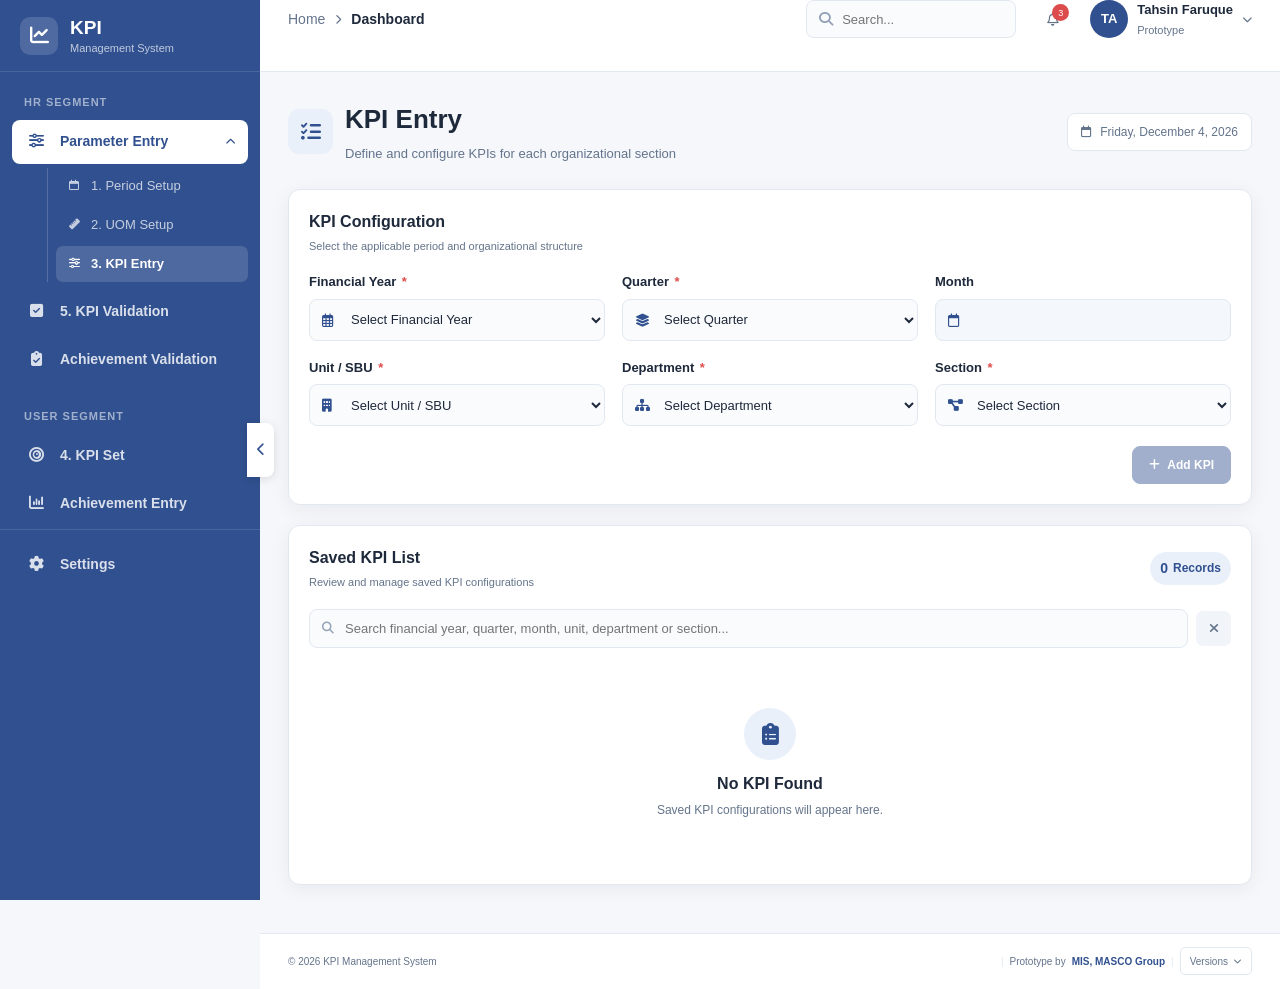
<file: pages/kpiEntry.html>
<!doctype html>
<html lang="en">
  <head>
    <meta charset="UTF-8" />

    <meta name="viewport" content="width=device-width, initial-scale=1.0" />

    <title>KPI Entry | KPI Management System</title>

    <link rel="stylesheet" href="../assets/css/main.css" />

    <link rel="stylesheet" href="../assets/css/kpiEntry.css" />

    <link
      rel="stylesheet"
      href="https://cdnjs.cloudflare.com/ajax/libs/font-awesome/6.5.2/css/all.min.css"
    />
  </head>

  <body>
    <div class="app-wrapper">
      <aside class="sidebar" id="sidebar">
        <div id="leftMenu"></div>
      </aside>

      <div class="main-wrapper">
        <header class="topbar">
          <div id="topMenu"></div>
        </header>

        <main class="content">
          <!-- PAGE HEADER -->
          <div class="page-header">
            <div class="page-title-with-icon">
              <div class="page-title-icon">
                <i class="fa-solid fa-list-check"></i>
              </div>

              <div>
                <h1>KPI Entry</h1>

                <p>Define and configure KPIs for each organizational section</p>
              </div>
            </div>

            <div class="header-date">
              <i class="fa-regular fa-calendar"></i>

              <span id="currentDate"></span>
            </div>
          </div>

          <!-- KPI CONFIGURATION -->
          <section class="dashboard-card kpi-config-card">
            <div class="card-header">
              <div>
                <h3>KPI Configuration</h3>

                <p>Select the applicable period and organizational structure</p>
              </div>
            </div>

            <div class="kpi-basic-grid">
              <!-- FINANCIAL YEAR -->
              <div class="form-group">
                <label for="financialYear">
                  Financial Year
                  <span class="required">*</span>
                </label>

                <div class="input-wrapper">
                  <i class="fa-regular fa-calendar-days"></i>

                  <select id="financialYear" required>
                    <option value="">Select Financial Year</option>
                  </select>
                </div>
              </div>

              <!-- QUARTER -->
              <div class="form-group">
                <label for="quarter">
                  Quarter
                  <span class="required">*</span>
                </label>

                <div class="input-wrapper">
                  <i class="fa-solid fa-layer-group"></i>

                  <select id="quarter" required>
                    <option value="">Select Quarter</option>
                  </select>
                </div>
              </div>

              <!-- MONTH -->
              <div class="form-group">
                <label for="month"> Month </label>

                <div class="input-wrapper readonly-wrapper">
                  <i class="fa-regular fa-calendar"></i>

                  <input
                    type="text"
                    id="month"
                    readonly
                    tabindex="-1"
                    aria-readonly="true"
                    autocomplete="off"
                  />
                </div>
              </div>

              <!-- UNIT -->
              <div class="form-group">
                <label for="unit">
                  Unit / SBU
                  <span class="required">*</span>
                </label>

                <div class="input-wrapper">
                  <i class="fa-solid fa-building"></i>

                  <select id="unit" required>
                    <option value="">Select Unit / SBU</option>

                    <option value="Head Office">Head Office</option>

                    <option value="MASCO Corporate">MASCO Corporate</option>

                    <option value="Concept Knitting Ltd.">
                      Concept Knitting Ltd.
                    </option>

                    <option value="MPL Wear">MPL Wear</option>
                  </select>
                </div>
              </div>

              <!-- DEPARTMENT -->
              <div class="form-group">
                <label for="department">
                  Department
                  <span class="required">*</span>
                </label>

                <div class="input-wrapper">
                  <i class="fa-solid fa-sitemap"></i>

                  <select id="department" required>
                    <option value="">Select Department</option>

                    <option value="MIS">MIS</option>

                    <option value="Accounts and Finance">
                      Accounts and Finance
                    </option>

                    <option value="HR, Admin and Compliance">
                      HR, Admin and Compliance
                    </option>

                    <option value="Supply Chain">Supply Chain</option>
                  </select>
                </div>
              </div>

              <!-- SECTION -->
              <div class="form-group">
                <label for="section">
                  Section
                  <span class="required">*</span>
                </label>

                <div class="input-wrapper">
                  <i class="fa-solid fa-diagram-project"></i>

                  <select id="section" required>
                    <option value="">Select Section</option>

                    <option value="System Development">
                      System Development
                    </option>

                    <option value="Software">Software</option>

                    <option value="Accounts">Accounts</option>

                    <option value="VAT & Tax">VAT &amp; Tax</option>

                    <option value="Finance">Finance</option>

                    <option value="HR">HR</option>

                    <option value="Admin">Admin</option>
                  </select>
                </div>
              </div>
            </div>

            <!-- ADD KPI BUTTON -->
            <div class="add-kpi-trigger">
              <button type="button" id="addKpiBtn" class="btn-primary" disabled>
                <i class="fa-solid fa-plus"></i>

                Add KPI
              </button>
            </div>

            <!-- KPI ROW AREA -->
            <div id="kpiEntryArea" class="kpi-entry-area">
              <div class="kpi-area-header">
                <div>
                  <h4>KPI List</h4>

                  <p>Drag rows to rearrange priority</p>
                </div>

                <span id="kpiRowCount"> 0 KPI </span>
              </div>

              <div class="kpi-list-head">
                <div class="kpi-head-name">KPI Name</div>

                <div class="kpi-head-source">Data Source</div>

                <div class="kpi-head-priority">Priority</div>

                <div class="kpi-head-action">Action</div>
              </div>

              <div id="kpiRows" class="kpi-rows"></div>

              <!-- SAVE AREA -->
              <div class="kpi-save-area">
                <button type="button" id="cancelKpiBtn" class="btn-secondary">
                  <i class="fa-solid fa-xmark"></i>

                  Cancel
                </button>

                <button type="button" id="saveKpiBtn" class="btn-primary">
                  <i class="fa-solid fa-floppy-disk"></i>

                  <span id="saveKpiText"> Save KPI </span>
                </button>
              </div>
            </div>
          </section>

          <!-- SAVED KPI LIST -->
          <section class="dashboard-card saved-kpi-card">
            <div class="card-header">
              <div>
                <h3>Saved KPI List</h3>

                <p>Review and manage saved KPI configurations</p>
              </div>

              <div class="record-count">
                <span id="kpiRecordCount"> 0 </span>

                Records
              </div>
            </div>

            <!-- SEARCH -->
            <div class="kpi-filter-area">
              <div class="filter-search">
                <i class="fa-solid fa-magnifying-glass"></i>

                <input
                  type="search"
                  id="kpiSearch"
                  placeholder="Search financial year, quarter, month, unit, department or section..."
                  autocomplete="off"
                />
              </div>

              <button
                type="button"
                id="clearSearchBtn"
                class="clear-search-btn"
                title="Clear Search"
              >
                <i class="fa-solid fa-xmark"></i>
              </button>
            </div>

            <!-- TABLE -->
            <div class="table-responsive">
              <table class="kpi-table">
                <thead>
                  <tr>
                    <th>SL</th>

                    <th>Financial Year</th>

                    <th>Quarter</th>

                    <th>Month</th>

                    <th>Unit</th>

                    <th>Department</th>

                    <th>Section</th>

                    <th>KPI Details</th>

                    <th>Action</th>
                  </tr>
                </thead>

                <tbody id="savedKpiList"></tbody>
              </table>
            </div>

            <!-- EMPTY STATE -->
            <div id="emptyKpiState" class="empty-kpi-state">
              <div class="empty-icon">
                <i class="fa-solid fa-clipboard-list"></i>
              </div>

              <h4>No KPI Found</h4>

              <p>Saved KPI configurations will appear here.</p>
            </div>

            <!-- NO SEARCH RESULT -->
            <div id="noSearchResult" class="empty-kpi-state">
              <div class="empty-icon">
                <i class="fa-solid fa-magnifying-glass"></i>
              </div>

              <h4>No Matching KPI</h4>

              <p>Try changing your search keyword.</p>
            </div>
          </section>
        </main>

        <footer>
          <div id="footer"></div>
        </footer>
      </div>
    </div>

    <!-- KPI DETAILS MODAL -->
    <div class="kpi-modal-overlay" id="kpiDetailsModal">
      <div class="kpi-modal kpi-details-modal">
        <div class="modal-header">
          <div>
            <div class="modal-title-icon">
              <i class="fa-solid fa-list-check"></i>
            </div>

            <div>
              <h3>KPI Details</h3>

              <p id="modalSubtitle">KPI configuration details</p>
            </div>
          </div>

          <button type="button" class="modal-close-btn" id="closeDetailsModal">
            <i class="fa-solid fa-xmark"></i>
          </button>
        </div>

        <div class="modal-meta" id="modalMeta"></div>

        <div class="modal-table-wrapper">
          <table class="modal-kpi-table">
            <thead>
              <tr>
                <th>Priority</th>

                <th>KPI Name</th>

                <th>Data Source</th>
              </tr>
            </thead>

            <tbody id="modalKpiList"></tbody>
          </table>
        </div>
      </div>
    </div>

    <!-- DELETE MODAL -->
    <div class="kpi-modal-overlay" id="kpiDeleteModal">
      <div class="kpi-modal delete-modal">
        <div class="delete-modal-icon">
          <i class="fa-solid fa-trash-can"></i>
        </div>

        <h3>Delete KPI?</h3>

        <p id="deleteKpiText">
          Are you sure you want to delete this KPI configuration?
        </p>

        <div class="modal-actions">
          <button type="button" class="btn-secondary" id="cancelKpiDelete">
            Cancel
          </button>

          <button
            type="button"
            class="delete-confirm-btn"
            id="confirmKpiDelete"
          >
            Delete
          </button>
        </div>
      </div>
    </div>

    <!-- TOAST -->
    <div class="kpi-toast" id="kpiToast">
      <div class="toast-icon">
        <i class="fa-solid fa-circle-check"></i>
      </div>

      <span id="kpiToastMessage"></span>
    </div>

    <script src="../assets/js/main.js"></script>

    <script src="../assets/js/kpiEntry.js"></script>
  </body>
</html>
</file>
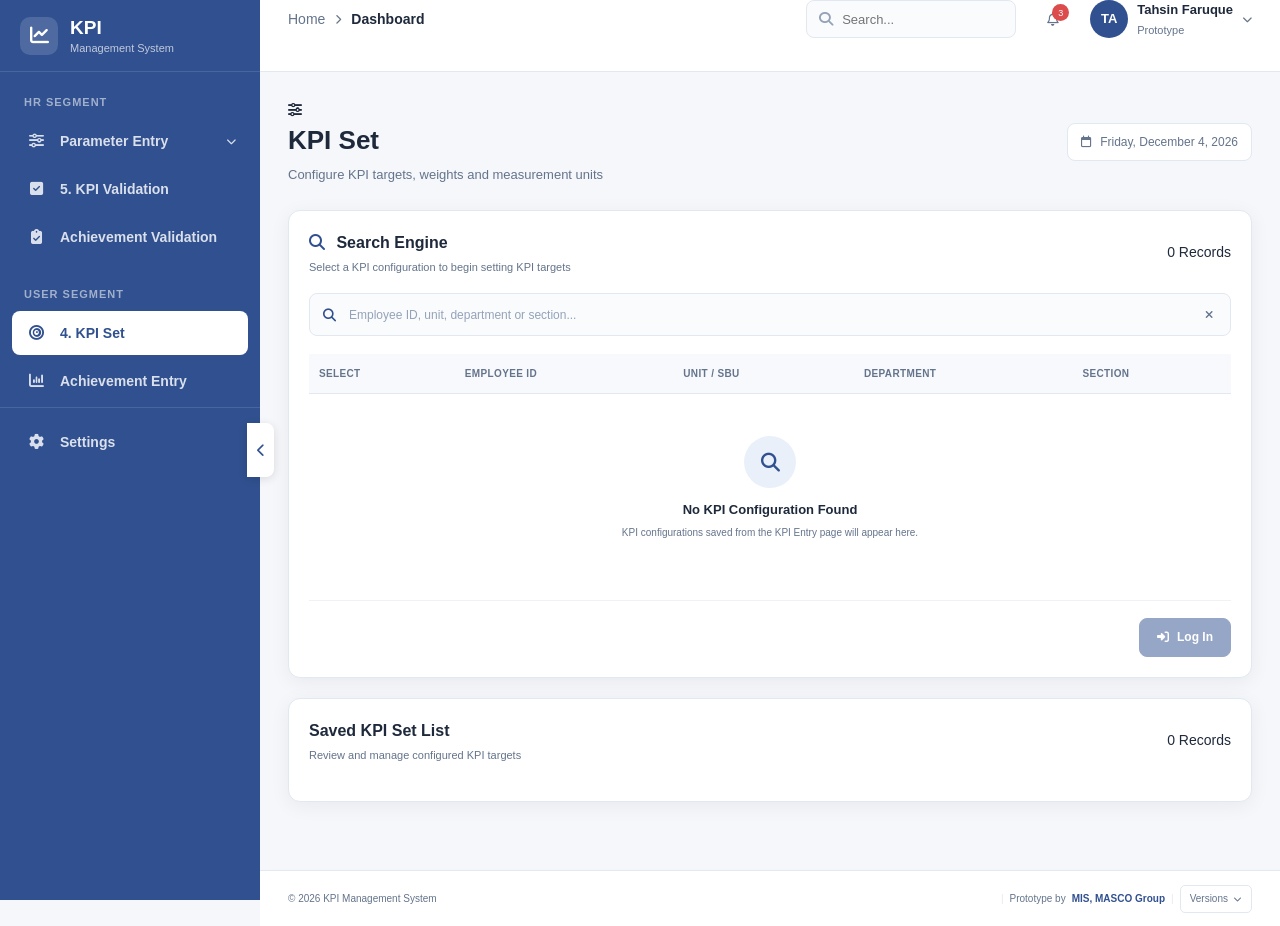
<file: pages/kpiSet.html>
<!doctype html>
<html lang="en">
  <head>
    <meta charset="UTF-8" />

    <meta name="viewport" content="width=device-width, initial-scale=1.0" />

    <title>KPI Set | KPI Management System</title>

    <link rel="stylesheet" href="../assets/css/main.css" />
    <link rel="stylesheet" href="../assets/css/kpiSet.css" />

    <link
      rel="stylesheet"
      href="https://cdnjs.cloudflare.com/ajax/libs/font-awesome/6.5.2/css/all.min.css"
    />
  </head>

  <body>
    <div class="app-wrapper">
      <aside class="sidebar" id="sidebar">
        <div id="leftMenu"></div>
      </aside>

      <div class="main-wrapper">
        <header class="topbar">
          <div id="topMenu"></div>
        </header>

        <main class="content">
          <!-- PAGE HEADER -->
          <div class="page-header">
            <div class="page-title-with-icon">
              <div class="page-title-icon">
                <i class="fa-solid fa-sliders"></i>
              </div>

              <div>
                <h1>KPI Set</h1>
                <p>Configure KPI targets, weights and measurement units</p>
              </div>
            </div>

            <div class="header-date">
              <i class="fa-regular fa-calendar"></i>
              <span id="currentDate"></span>
            </div>
          </div>

          <!-- SEARCH ENGINE -->
          <section class="dashboard-card kpi-set-search-card">
            <div class="card-header">
              <div>
                <h3>
                  <i class="fa-solid fa-magnifying-glass"></i>
                  Search Engine
                </h3>

                <p>Select a KPI configuration to begin setting KPI targets</p>
              </div>

              <span class="record-count">
                <span id="searchRecordCount">0</span>
                Records
              </span>
            </div>

            <div class="search-engine-wrapper">
              <div class="search-engine-input">
                <i class="fa-solid fa-magnifying-glass"></i>

                <input
                  type="search"
                  id="kpiSetSearch"
                  placeholder="Employee ID, unit, department or section..."
                  autocomplete="off"
                />

                <button
                  type="button"
                  id="clearKPISetSearch"
                  title="Clear Search"
                >
                  <i class="fa-solid fa-xmark"></i>
                </button>
              </div>
            </div>

            <div class="table-responsive">
              <table class="kpi-set-search-table">
                <thead>
                  <tr>
                    <th>Select</th>
                    <th>Employee ID</th>
                    <th>Unit / SBU</th>
                    <th>Department</th>
                    <th>Section</th>
                  </tr>
                </thead>

                <tbody id="kpiSetSearchList"></tbody>
              </table>
            </div>

            <div id="emptyKPISetSearch" class="empty-kpi-set-state">
              <div class="empty-icon">
                <i class="fa-solid fa-magnifying-glass"></i>
              </div>

              <h4>No KPI Configuration Found</h4>

              <p>
                KPI configurations saved from the KPI Entry page will appear
                here.
              </p>
            </div>

            <div id="noKPISetSearchResult" class="empty-kpi-set-state">
              <div class="empty-icon">
                <i class="fa-solid fa-filter"></i>
              </div>

              <h4>No Matching Configuration</h4>

              <p>Try changing your search keyword.</p>
            </div>

            <div class="search-login-area">
              <button
                type="button"
                id="kpiSetLoginBtn"
                class="btn-primary"
                disabled
              >
                <i class="fa-solid fa-right-to-bracket"></i>
                Log In
              </button>
            </div>
          </section>

          <!-- KPI SET CONFIGURATION -->
          <section
            class="dashboard-card kpi-set-config-card"
            id="kpiSetConfigCard"
          >
            <div class="card-header">
              <div>
                <h3>KPI Set Configuration</h3>

                <p>Select the financial period and configure each KPI</p>
              </div>

              <div class="selected-configuration" id="selectedConfiguration">
                <span id="selectedSearchNumber">—</span>
              </div>
            </div>

            <!-- SELECTED ORGANIZATION -->
            <div class="selected-org-card">
              <div class="selected-org-item">
                <span>Unit / SBU</span>
                <strong id="selectedUnit">—</strong>
              </div>

              <div class="selected-org-item">
                <span>Department</span>
                <strong id="selectedDepartment">—</strong>
              </div>

              <div class="selected-org-item">
                <span>Section</span>
                <strong id="selectedSection">—</strong>
              </div>
            </div>

            <!-- PERIOD -->
            <div class="kpi-set-period-grid">
              <div class="form-group">
                <label for="kpiSetFinancialYear">
                  Financial Year
                  <span class="required">*</span>
                </label>

                <div class="input-wrapper">
                  <i class="fa-regular fa-calendar-days"></i>

                  <select id="kpiSetFinancialYear">
                    <option value="">Select Financial Year</option>
                  </select>
                </div>
              </div>

              <div class="form-group">
                <label for="kpiSetQuarter">
                  Quarter
                  <span class="required">*</span>
                </label>

                <div class="input-wrapper">
                  <i class="fa-solid fa-layer-group"></i>

                  <select id="kpiSetQuarter">
                    <option value="">Select Quarter</option>
                  </select>
                </div>
              </div>

              <div class="form-group">
                <label for="kpiSetMonth">Month</label>

                <div class="input-wrapper readonly-wrapper">
                  <i class="fa-regular fa-calendar"></i>

                  <input
                    type="text"
                    id="kpiSetMonth"
                    readonly
                    tabindex="-1"
                    aria-readonly="true"
                    autocomplete="off"
                  />
                </div>
              </div>
            </div>

            <!-- KPI ROWS -->
            <div id="kpiSetEntryArea" class="kpi-set-entry-area">
              <div class="kpi-set-area-header">
                <div>
                  <h4>KPI Target Configuration</h4>

                  <p>
                    Type a KPI name manually or select one from Recommended
                    KPIs. Selecting a recommendation locks the KPI name.
                  </p>
                </div>

                <span id="kpiSetRowCount">0 KPI</span>
              </div>

              <div class="kpi-set-table-wrapper">
                <div class="kpi-set-table-head">
                  <div>KPI Name</div>
                  <div>UOM</div>
                  <div>Weight</div>
                  <div>Target</div>
                  <div>Priority</div>
                  <div>Remarks</div>
                  <div>Action</div>
                </div>

                <div id="kpiSetRows" class="kpi-set-rows"></div>
              </div>

              <div class="kpi-set-save-area">
                <button
                  type="button"
                  id="cancelKPISetBtn"
                  class="btn-secondary"
                >
                  <i class="fa-solid fa-xmark"></i>
                  Cancel
                </button>

                <button
                  type="button"
                  id="saveKPISetBtn"
                  class="btn-primary"
                  disabled
                >
                  <i class="fa-solid fa-floppy-disk"></i>

                  <span id="saveKPISetText"> Save KPI Set </span>
                </button>
              </div>
            </div>
          </section>

          <!-- SAVED KPI SET LIST -->
          <section class="dashboard-card saved-kpi-set-card">
            <div class="card-header">
              <div>
                <h3>Saved KPI Set List</h3>

                <p>Review and manage configured KPI targets</p>
              </div>

              <div class="record-count">
                <span id="kpiSetRecordCount">0</span>
                Records
              </div>
            </div>

            <div class="table-responsive">
              <table class="kpi-set-saved-table">
                <thead>
                  <tr>
                    <th>SL</th>
                    <th>KPI Name</th>
                    <th>UOM</th>
                    <th>Weight</th>
                    <th>Target</th>
                    <th>Priority</th>
                    <th>Remarks</th>
                    <th>Action</th>
                  </tr>
                </thead>

                <tbody id="savedKPISetList"></tbody>
              </table>
            </div>

            <div id="emptySavedKPISet" class="empty-kpi-set-state">
              <div class="empty-icon">
                <i class="fa-solid fa-clipboard-check"></i>
              </div>

              <h4>No KPI Set Found</h4>

              <p>Saved KPI set configurations will appear here.</p>
            </div>
          </section>
        </main>

        <footer>
          <div id="footer"></div>
        </footer>
      </div>
    </div>

    <!-- DELETE MODAL -->
    <div class="kpi-set-modal-overlay" id="kpiSetDeleteModal">
      <div class="kpi-set-modal">
        <div class="delete-modal-icon">
          <i class="fa-solid fa-trash-can"></i>
        </div>

        <h3>Delete KPI Set?</h3>

        <p id="kpiSetDeleteText">
          Are you sure you want to delete this KPI set row?
        </p>

        <div class="modal-actions">
          <button type="button" class="btn-secondary" id="cancelKPISetDelete">
            Cancel
          </button>

          <button
            type="button"
            class="delete-confirm-btn"
            id="confirmKPISetDelete"
          >
            Delete
          </button>
        </div>
      </div>
    </div>

    <!-- TOAST -->
    <div class="kpi-set-toast" id="kpiSetToast">
      <div class="toast-icon">
        <i class="fa-solid fa-circle-check"></i>
      </div>

      <span id="kpiSetToastMessage"></span>
    </div>

    <script src="../assets/js/main.js"></script>
    <script src="../assets/js/kpiSet.js"></script>
  </body>
</html>
</file>
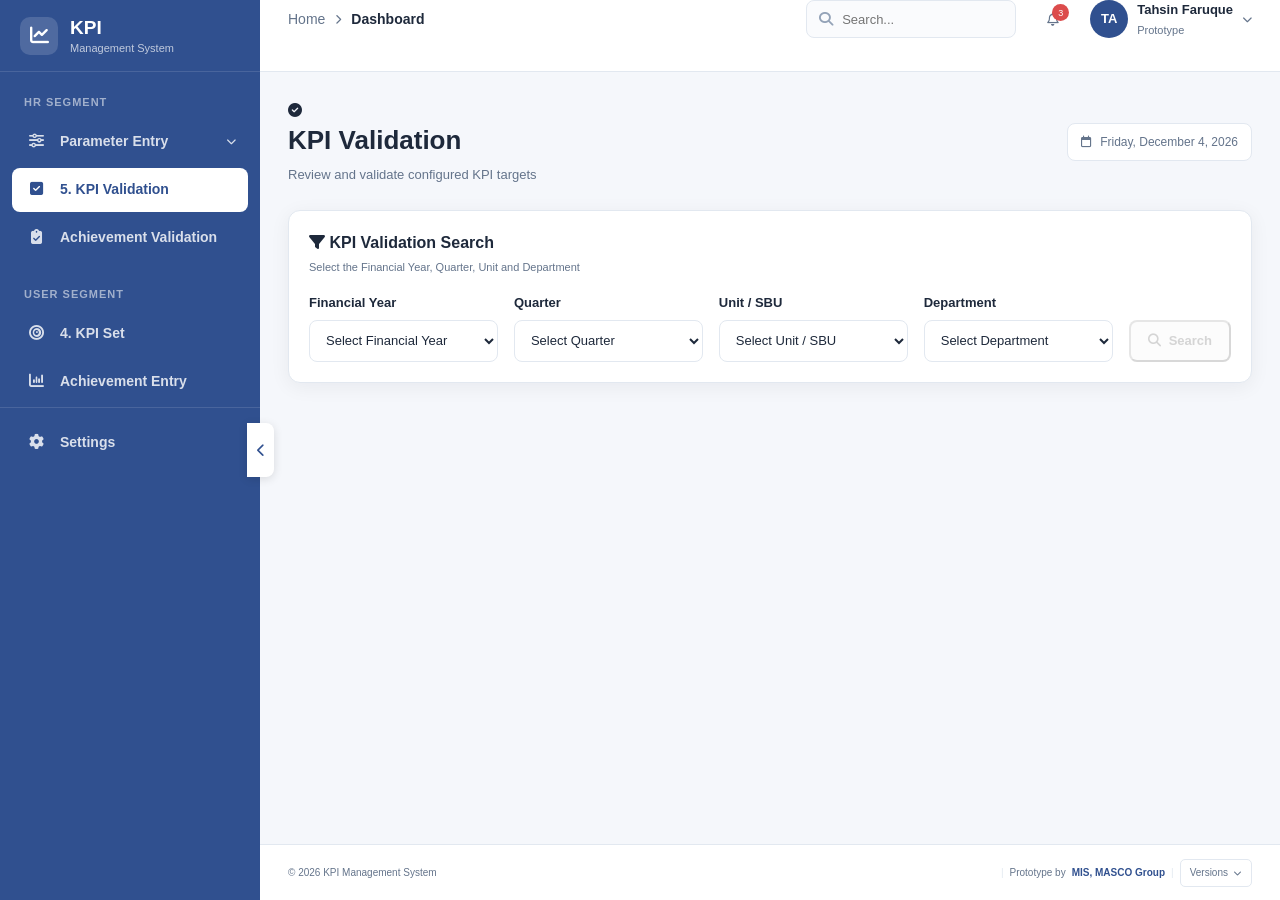
<file: pages/kpiValidation.html>
<!doctype html>
<html lang="en">
  <head>
    <meta charset="UTF-8" />

    <meta name="viewport" content="width=device-width, initial-scale=1.0" />

    <title>KPI Validation | KPI Management System</title>

    <link rel="stylesheet" href="../assets/css/main.css" />

    <link rel="stylesheet" href="../assets/css/kpiValidation.css" />

    <link
      rel="stylesheet"
      href="https://cdnjs.cloudflare.com/ajax/libs/font-awesome/6.5.2/css/all.min.css"
    />
  </head>

  <body>
    <div class="app-wrapper">
      <aside class="sidebar" id="sidebar">
        <div id="leftMenu"></div>
      </aside>

      <div class="main-wrapper">
        <header class="topbar">
          <div id="topMenu"></div>
        </header>

        <main class="content">
          <!-- PAGE HEADER -->
          <div class="page-header">
            <div class="page-title-with-icon">
              <div class="page-title-icon">
                <i class="fa-solid fa-circle-check"></i>
              </div>

              <div>
                <h1>KPI Validation</h1>
                <p>Review and validate configured KPI targets</p>
              </div>
            </div>

            <div class="header-date">
              <i class="fa-regular fa-calendar"></i>
              <span id="currentDate"></span>
            </div>
          </div>

          <!-- SEARCH -->
          <section class="dashboard-card kpi-validation-search-card">
            <div class="card-header">
              <div>
                <h3>
                  <i class="fa-solid fa-filter"></i>
                  KPI Validation Search
                </h3>

                <p>Select the Financial Year, Quarter, Unit and Department</p>
              </div>
            </div>

            <div class="kpi-validation-filter-grid">
              <div class="form-group">
                <label for="kpiValidationFinancialYear"> Financial Year </label>

                <select id="kpiValidationFinancialYear">
                  <option value="">Select Financial Year</option>
                </select>
              </div>

              <div class="form-group">
                <label for="kpiValidationQuarter"> Quarter </label>

                <select id="kpiValidationQuarter">
                  <option value="">Select Quarter</option>
                </select>
              </div>

              <div class="form-group">
                <label for="kpiValidationUnit"> Unit / SBU </label>

                <select id="kpiValidationUnit">
                  <option value="">Select Unit / SBU</option>
                </select>
              </div>

              <div class="form-group">
                <label for="kpiValidationDepartment"> Department </label>

                <select id="kpiValidationDepartment">
                  <option value="">Select Department</option>
                </select>
              </div>

              <div class="filter-action">
                <button
                  type="button"
                  id="kpiValidationSearchBtn"
                  class="btn-primary"
                >
                  <i class="fa-solid fa-magnifying-glass"></i>
                  Search
                </button>
              </div>
            </div>
          </section>

          <!-- VALIDATION RESULT -->
          <section
            class="dashboard-card kpi-validation-result-card"
            id="kpiValidationResultCard"
          >
            <div class="card-header">
              <div>
                <h3>
                  <i class="fa-solid fa-list-check"></i>
                  KPI Validation List
                </h3>

                <p>Review KPI configurations and validate KPI details</p>
              </div>

              <span class="record-count">
                <span id="kpiValidationRecordCount">0</span>
                Records
              </span>
            </div>

            <div class="table-responsive">
              <table class="kpi-validation-table">
                <thead>
                  <tr>
                    <th>SL</th>
                    <th>Employee ID</th>
                    <th>Employee Name</th>
                    <th>Section</th>
                    <th>Designation</th>
                    <th>KPI Details</th>
                  </tr>
                </thead>

                <tbody id="kpiValidationList"></tbody>
              </table>
            </div>

            <div id="emptyKPIValidation" class="empty-kpi-validation-state">
              <div class="empty-icon">
                <i class="fa-solid fa-clipboard-check"></i>
              </div>

              <h4>No KPI Validation Records</h4>

              <p>Select the required parameters and click Search.</p>
            </div>
          </section>
        </main>

        <footer>
          <div id="footer"></div>
        </footer>
      </div>
    </div>

    <!-- KPI DETAILS MODAL -->
    <div class="kpi-validation-modal-overlay" id="kpiValidationModal">
      <div class="kpi-validation-modal">
        <div class="kpi-validation-modal-header">
          <div>
            <h3>
              <i class="fa-solid fa-list-check"></i>
              KPI Details
            </h3>

            <p>
              Search Number:
              <strong id="kpiValidationModalSearchNumber">—</strong>
            </p>
          </div>

          <button
            type="button"
            class="kpi-validation-modal-close"
            id="closeKPIValidationModal"
            title="Close"
            aria-label="Close"
          >
            <i class="fa-solid fa-xmark"></i>
          </button>
        </div>

        <div class="kpi-validation-modal-body">
          <div class="kpi-validation-modal-info">
            <div>
              <span>Financial Year</span>
              <strong id="modalFinancialYear">—</strong>
            </div>

            <div>
              <span>Quarter</span>
              <strong id="modalQuarter">—</strong>
            </div>

            <div>
              <span>Unit / SBU</span>
              <strong id="modalUnit">—</strong>
            </div>

            <div>
              <span>Department</span>
              <strong id="modalDepartment">—</strong>
            </div>

            <div>
              <span>Section</span>
              <strong id="modalSection">—</strong>
            </div>
          </div>

          <div class="kpi-validation-modal-table-wrapper">
            <div id="kpiValidationModalRows"></div>
          </div>
        </div>

        <div class="kpi-validation-modal-footer">
          <div class="modal-weight-summary">
            Total Weight:
            <strong id="kpiValidationTotalWeight">0</strong>
            / 100
          </div>

          <div class="modal-actions">
            <button
              type="button"
              class="btn-secondary"
              id="cancelKPIValidationUpdate"
            >
              <i class="fa-solid fa-xmark"></i>
              Cancel
            </button>

            <button
              type="button"
              class="btn-primary"
              id="updateKPIValidationBtn"
            >
              <i class="fa-solid fa-floppy-disk"></i>
              Update
            </button>
          </div>
        </div>
      </div>
    </div>

    <!-- TOAST -->
    <div class="kpi-validation-toast" id="kpiValidationToast">
      <div class="toast-icon">
        <i class="fa-solid fa-circle-check"></i>
      </div>

      <span id="kpiValidationToastMessage"></span>
    </div>

    <script src="../assets/js/main.js"></script>
    <script src="../assets/js/kpiValidation.js"></script>
  </body>
</html>
</file>
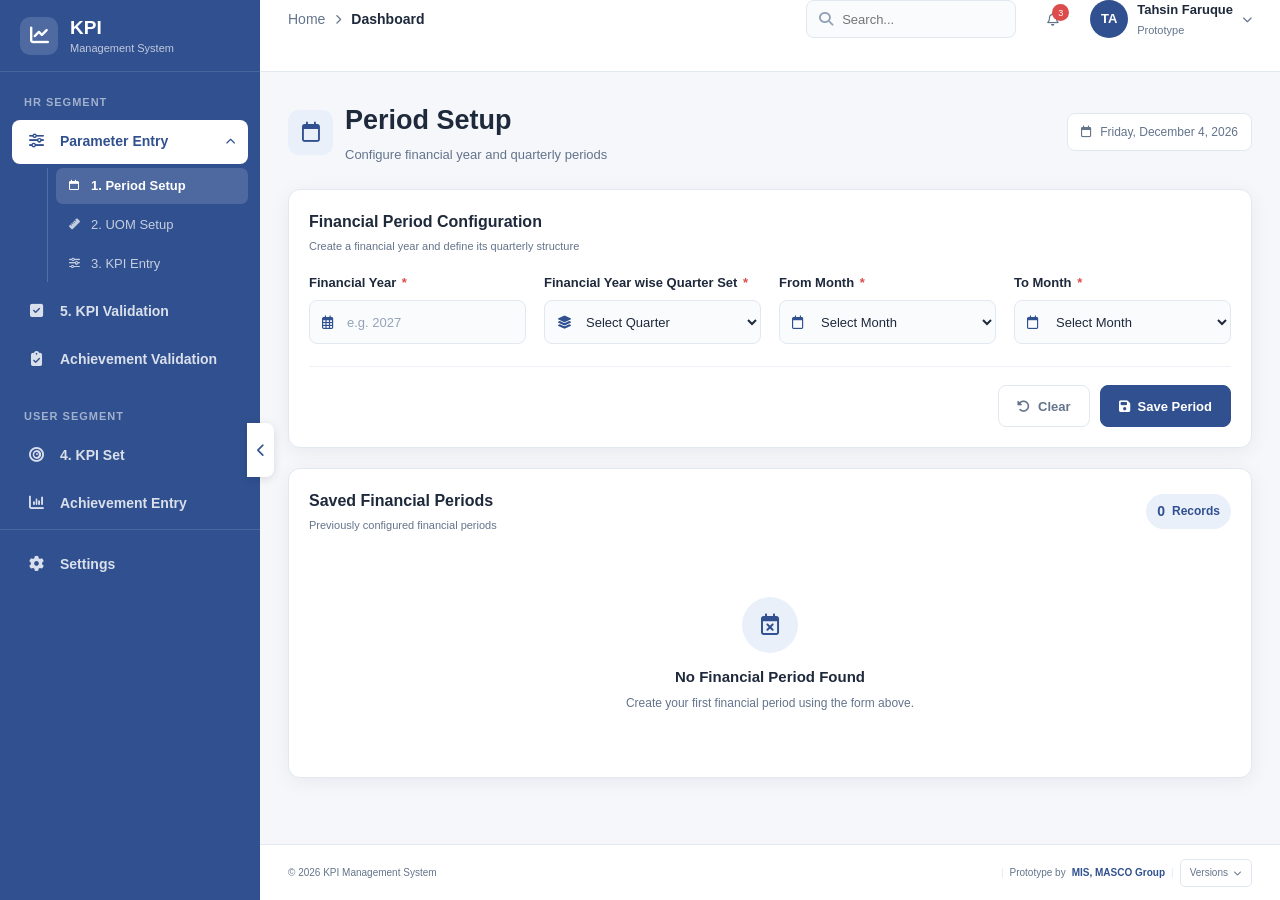
<file: pages/periodSetup.html>
<!doctype html>
<html lang="en">
  <head>
    <meta charset="UTF-8" />

    <meta name="viewport" content="width=device-width, initial-scale=1.0" />

    <title>Period Setup | KPI Management System</title>

    <link rel="stylesheet" href="../assets/css/main.css" />

    <link rel="stylesheet" href="../assets/css/periodSetup.css" />

    <link
      rel="stylesheet"
      href="https://cdnjs.cloudflare.com/ajax/libs/font-awesome/6.5.2/css/all.min.css"
    />
  </head>

  <body data-base-path="..">
    <div class="app-wrapper">
      <!-- Sidebar -->
      <aside class="sidebar" id="sidebar">
        <div id="leftMenu"></div>
      </aside>

      <!-- Main Wrapper -->
      <div class="main-wrapper">
        <!-- Top Menu -->
        <header class="topbar">
          <div id="topMenu"></div>
        </header>

        <!-- Page Content -->
        <main class="content">
          <!-- Page Header -->
          <div class="page-header">
            <div>
              <div class="page-title-with-icon">
                <div class="page-title-icon">
                  <i class="fa-regular fa-calendar"></i>
                </div>

                <div>
                  <h1>Period Setup</h1>

                  <p>Configure financial year and quarterly periods</p>
                </div>
              </div>
            </div>

            <div class="header-date">
              <i class="fa-regular fa-calendar"></i>

              <span id="currentDate"></span>
            </div>
          </div>

          <!-- Form Card -->
          <section class="dashboard-card period-form-card">
            <div class="card-header">
              <div>
                <h3>Financial Period Configuration</h3>

                <p>
                  Create a financial year and define its quarterly structure
                </p>
              </div>
            </div>

            <form id="periodSetupForm">
              <div class="period-form-grid">
                <!-- Financial Year -->
                <div class="form-group">
                  <label for="financialYear">
                    Financial Year

                    <span class="required">*</span>
                  </label>

                  <div class="input-wrapper">
                    <i class="fa-regular fa-calendar-days"></i>

                    <input
                      type="text"
                      id="financialYear"
                      name="financialYear"
                      placeholder="e.g. 2027"
                      autocomplete="off"
                      maxlength="20"
                      required
                    />
                  </div>
                </div>

                <!-- Quarter -->
                <div class="form-group">
                  <label for="quarterSet">
                    Financial Year wise Quarter Set

                    <span class="required">*</span>
                  </label>

                  <div class="input-wrapper">
                    <i class="fa-solid fa-layer-group"></i>

                    <select id="quarterSet" name="quarterSet" required>
                      <option value="">Select Quarter</option>

                      <option value="Q1">Q1</option>
                      <option value="Q2">Q2</option>
                      <option value="Q3">Q3</option>
                      <option value="Q4">Q4</option>
                    </select>
                  </div>
                </div>

                <!-- From Month -->
                <div class="form-group">
                  <label for="fromMonth">
                    From Month

                    <span class="required">*</span>
                  </label>

                  <div class="input-wrapper">
                    <i class="fa-regular fa-calendar"></i>

                    <select id="fromMonth" name="fromMonth" required>
                      <option value="">Select Month</option>

                      <option value="January">January</option>
                      <option value="February">February</option>
                      <option value="March">March</option>
                      <option value="April">April</option>
                      <option value="May">May</option>
                      <option value="June">June</option>
                      <option value="July">July</option>
                      <option value="August">August</option>
                      <option value="September">September</option>
                      <option value="October">October</option>
                      <option value="November">November</option>
                      <option value="December">December</option>
                    </select>
                  </div>
                </div>

                <!-- To Month -->
                <div class="form-group">
                  <label for="toMonth">
                    To Month

                    <span class="required">*</span>
                  </label>

                  <div class="input-wrapper">
                    <i class="fa-regular fa-calendar"></i>

                    <select id="toMonth" name="toMonth" required>
                      <option value="">Select Month</option>

                      <option value="January">January</option>
                      <option value="February">February</option>
                      <option value="March">March</option>
                      <option value="April">April</option>
                      <option value="May">May</option>
                      <option value="June">June</option>
                      <option value="July">July</option>
                      <option value="August">August</option>
                      <option value="September">September</option>
                      <option value="October">October</option>
                      <option value="November">November</option>
                      <option value="December">December</option>
                    </select>
                  </div>
                </div>
              </div>

              <!-- Form Footer -->
              <div class="form-actions">
                <button type="reset" class="btn-secondary" id="clearPeriodBtn">
                  <i class="fa-solid fa-rotate-left"></i>

                  Clear
                </button>

                <button type="submit" class="btn-primary">
                  <i class="fa-solid fa-floppy-disk"></i>

                  Save Period
                </button>
              </div>
            </form>
          </section>

          <!-- Saved Periods -->
          <section class="dashboard-card saved-period-card">
            <div class="card-header">
              <div>
                <h3>Saved Financial Periods</h3>

                <p>Previously configured financial periods</p>
              </div>

              <div class="record-count">
                <span id="periodCount">0</span>

                Records
              </div>
            </div>

            <!-- Desktop Table -->
            <div class="table-responsive">
              <table class="period-table">
                <thead>
                  <tr>
                    <th>SL</th>

                    <th>Financial Year</th>

                    <th>Quarter Set</th>

                    <th>From Month</th>

                    <th>To Month</th>

                    <th>Entry Date</th>

                    <th class="action-column">Action</th>
                  </tr>
                </thead>

                <tbody id="periodList"></tbody>
              </table>
            </div>

            <!-- Empty State -->
            <div id="emptyPeriodState" class="empty-period-state">
              <div class="empty-icon">
                <i class="fa-regular fa-calendar-xmark"></i>
              </div>

              <h4>No Financial Period Found</h4>

              <p>Create your first financial period using the form above.</p>
            </div>
          </section>
        </main>

        <!-- Footer -->
        <footer>
          <div id="footer"></div>
        </footer>
      </div>
    </div>

    <script src="../assets/js/main.js"></script>

    <script src="../assets/js/periodSetup.js"></script>
  </body>
</html>
</file>
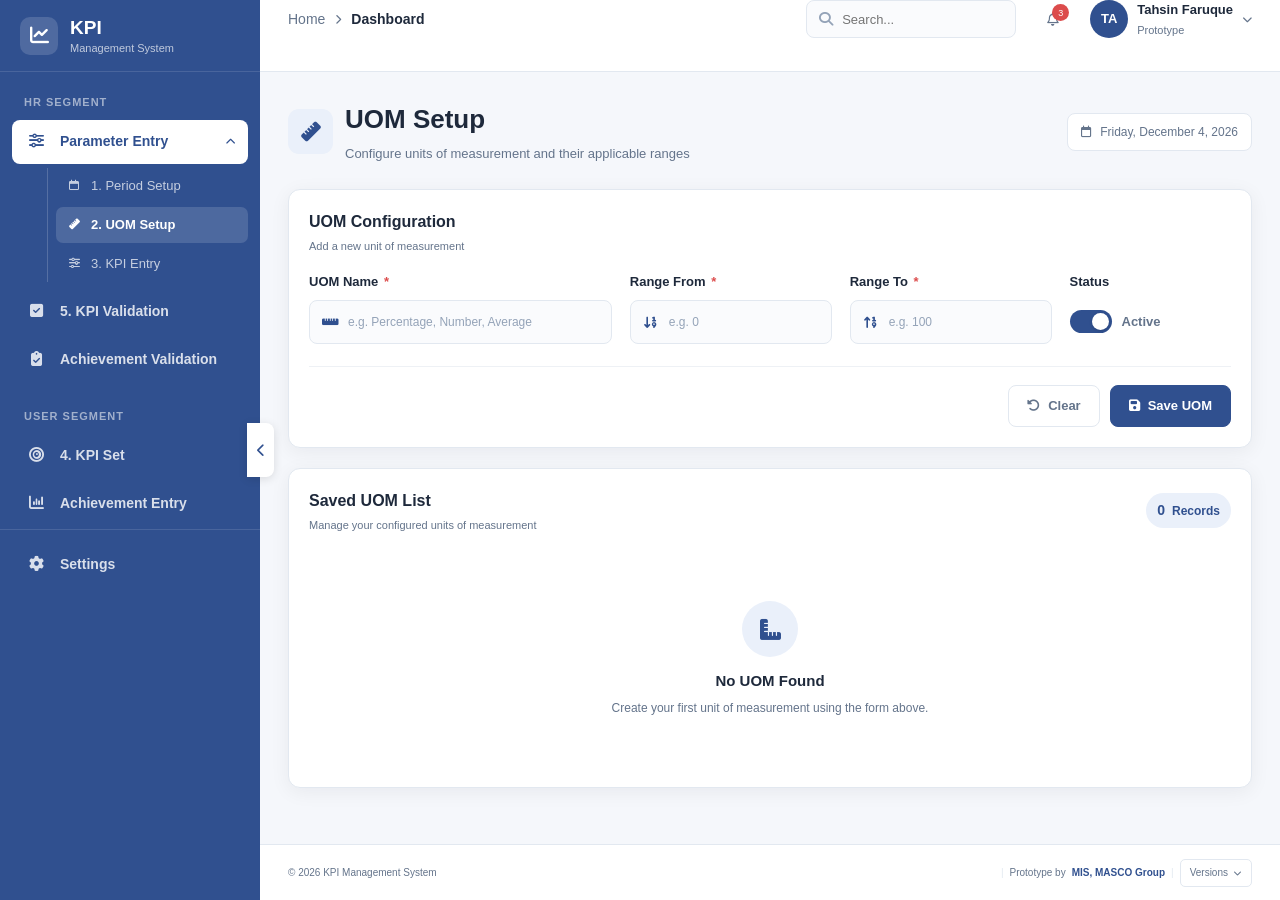
<file: pages/uomSetup.html>
<!doctype html>
<html lang="en">
  <head>
    <meta charset="UTF-8" />

    <meta name="viewport" content="width=device-width, initial-scale=1.0" />

    <title>UOM Setup | KPI Management System</title>

    <link rel="stylesheet" href="../assets/css/main.css" />

    <link rel="stylesheet" href="../assets/css/uomSetup.css" />

    <link
      rel="stylesheet"
      href="https://cdnjs.cloudflare.com/ajax/libs/font-awesome/6.5.2/css/all.min.css"
    />
  </head>

  <body data-base-path="..">
    <div class="app-wrapper">
      <!-- Sidebar -->
      <aside class="sidebar" id="sidebar">
        <div id="leftMenu"></div>
      </aside>

      <!-- Main Wrapper -->
      <div class="main-wrapper">
        <!-- Top Menu -->
        <header class="topbar">
          <div id="topMenu"></div>
        </header>

        <!-- Content -->
        <main class="content">
          <!-- Page Header -->
          <div class="page-header">
            <div class="page-title-with-icon">
              <div class="page-title-icon">
                <i class="fa-solid fa-ruler"></i>
              </div>

              <div>
                <h1>UOM Setup</h1>

                <p>
                  Configure units of measurement and their applicable ranges
                </p>
              </div>
            </div>

            <div class="header-date">
              <i class="fa-regular fa-calendar"></i>

              <span id="currentDate"></span>
            </div>
          </div>

          <!-- UOM Form -->
          <section class="dashboard-card uom-form-card">
            <div class="card-header">
              <div>
                <h3 id="uomFormTitle">UOM Configuration</h3>

                <p id="uomFormDescription">Add a new unit of measurement</p>
              </div>

              <div class="editing-indicator" id="editingIndicator">
                <i class="fa-solid fa-pen-to-square"></i>

                Editing
              </div>
            </div>

            <form id="uomForm">
              <input type="hidden" id="uomId" />

              <div class="uom-form-grid">
                <!-- UOM Name -->
                <div class="form-group">
                  <label for="uomName">
                    UOM Name

                    <span class="required">*</span>
                  </label>

                  <div class="input-wrapper">
                    <i class="fa-solid fa-ruler-horizontal"></i>

                    <input
                      type="text"
                      id="uomName"
                      placeholder="e.g. Percentage, Number, Average"
                      maxlength="100"
                      autocomplete="off"
                      required
                    />
                  </div>
                </div>

                <!-- Range From -->
                <div class="form-group">
                  <label for="rangeFrom">
                    Range From

                    <span class="required">*</span>
                  </label>

                  <div class="input-wrapper">
                    <i class="fa-solid fa-arrow-down-1-9"></i>

                    <input
                      type="number"
                      id="rangeFrom"
                      placeholder="e.g. 0"
                      step="any"
                      required
                    />
                  </div>
                </div>

                <!-- Range To -->
                <div class="form-group">
                  <label for="rangeTo">
                    Range To

                    <span class="required">*</span>
                  </label>

                  <div class="input-wrapper">
                    <i class="fa-solid fa-arrow-up-1-9"></i>

                    <input
                      type="number"
                      id="rangeTo"
                      placeholder="e.g. 100"
                      step="any"
                      required
                    />
                  </div>
                </div>

                <!-- Active -->
                <div class="form-group active-group">
                  <label> Status </label>

                  <label class="active-switch" for="isActive">
                    <input type="checkbox" id="isActive" checked />

                    <span class="switch-slider"></span>

                    <span class="switch-label"> Active </span>
                  </label>
                </div>
              </div>

              <!-- Actions -->
              <div class="form-actions">
                <button type="button" class="btn-secondary" id="cancelEditBtn">
                  <i class="fa-solid fa-xmark"></i>

                  Cancel
                </button>

                <button type="reset" class="btn-secondary" id="clearUomBtn">
                  <i class="fa-solid fa-rotate-left"></i>

                  Clear
                </button>

                <button type="submit" class="btn-primary" id="saveUomBtn">
                  <i class="fa-solid fa-floppy-disk"></i>

                  <span id="saveUomText"> Save UOM </span>
                </button>
              </div>
            </form>
          </section>

          <!-- UOM List -->
          <section class="dashboard-card saved-uom-card">
            <div class="card-header">
              <div>
                <h3>Saved UOM List</h3>

                <p>Manage your configured units of measurement</p>
              </div>

              <div class="record-count">
                <span id="uomCount">0</span>

                Records
              </div>
            </div>

            <!-- Table -->
            <div class="table-responsive">
              <table class="uom-table">
                <thead>
                  <tr>
                    <th>SL</th>

                    <th>UOM Name</th>

                    <th>Range From</th>

                    <th>Range To</th>

                    <th>Status</th>

                    <th>Saved Date</th>

                    <th class="action-column">Action</th>
                  </tr>
                </thead>

                <tbody id="uomList"></tbody>
              </table>
            </div>

            <!-- Empty State -->
            <div id="emptyUomState" class="empty-uom-state">
              <div class="empty-icon">
                <i class="fa-solid fa-ruler-combined"></i>
              </div>

              <h4>No UOM Found</h4>

              <p>Create your first unit of measurement using the form above.</p>
            </div>
          </section>
        </main>

        <!-- Footer -->
        <footer>
          <div id="footer"></div>
        </footer>
      </div>
    </div>

    <!-- Delete Confirmation -->
    <div class="uom-modal-overlay" id="deleteModal">
      <div class="uom-modal">
        <div class="modal-icon delete-icon">
          <i class="fa-solid fa-trash-can"></i>
        </div>

        <h3>Delete UOM?</h3>

        <p id="deleteModalText">Are you sure you want to delete this UOM?</p>

        <div class="modal-actions">
          <button type="button" class="modal-cancel" id="cancelDeleteBtn">
            Cancel
          </button>

          <button type="button" class="modal-delete" id="confirmDeleteBtn">
            Delete
          </button>
        </div>
      </div>
    </div>

    <!-- Toast -->
    <div class="uom-toast" id="uomToast">
      <div class="toast-icon">
        <i class="fa-solid fa-circle-check"></i>
      </div>

      <span id="uomToastMessage"></span>
    </div>

    <script src="../assets/js/main.js"></script>

    <script src="../assets/js/uomSetup.js"></script>
  </body>
</html>
</file>
<file: assets/css/main.css>
/* =========================================================
   ROOT
========================================================= */

:root {
  --primary: #30508f;
  --primary-dark: #243d70;
  --primary-light: #eaf0fa;

  --white: #ffffff;
  --background: #f5f7fb;

  --text: #1e293b;
  --text-light: #64748b;
  --border: #e2e8f0;

  --success: #22a06b;
  --warning: #e7a93b;
  --danger: #dc4c4c;
  --purple: #7c5cfc;

  --sidebar-width: 260px;
  --sidebar-collapsed-width: 76px;

  --topbar-height: 72px;

  --radius: 12px;

  --shadow: 0 4px 20px rgba(15, 23, 42, 0.06);
}

/* =========================================================
   RESET
========================================================= */

* {
  margin: 0;
  padding: 0;
  box-sizing: border-box;
}

html {
  scroll-behavior: smooth;
}

body {
  font-family: "Segoe UI", Roboto, Arial, sans-serif;
  background: var(--background);
  color: var(--text);
  min-height: 100vh;
  font-size: 14px;
  line-height: 1.5;
}

a {
  text-decoration: none;
  color: inherit;
}

button,
input,
select {
  font-family: inherit;
}

/* =========================================================
   APP LAYOUT
========================================================= */

.app-wrapper {
  min-height: 100vh;
}

/* .main-wrapper {
  margin-left: var(--sidebar-width);
  min-height: 100vh;
  transition: margin-left 0.25s ease;
} */

.main-wrapper {
  margin-left: var(--sidebar-width);
  min-height: 100vh;

  display: flex;
  flex-direction: column;

  transition: margin-left 0.25s ease;
}

/* =========================================================
   SIDEBAR
========================================================= */

.sidebar {
  position: fixed;
  left: 0;
  top: 0;
  bottom: 0;
  width: var(--sidebar-width);
  background: var(--primary);
  color: var(--white);
  z-index: 1000;
  transition: width 0.25s ease;
}

.sidebar-inner {
  height: 100%;
  display: flex;
  flex-direction: column;
  overflow-y: auto;
}

/* =========================================================
   LOGO
========================================================= */

.sidebar-logo {
  height: var(--topbar-height);
  display: flex;
  align-items: center;
  padding: 0 20px;
  gap: 12px;
  border-bottom: 1px solid rgba(255, 255, 255, 0.12);
}

.logo-icon {
  width: 38px;
  height: 38px;
  border-radius: 10px;
  background: rgba(255, 255, 255, 0.15);

  display: flex;
  align-items: center;
  justify-content: center;

  font-size: 19px;
}

.logo-text {
  display: flex;
  flex-direction: column;
  line-height: 1.15;
}

.logo-text strong {
  font-size: 19px;
}

.logo-text span {
  font-size: 11px;
  opacity: 0.7;
  margin-top: 3px;
}

/* =========================================================
   MENU
========================================================= */

.menu-section {
  padding: 22px 12px 0;
}

.menu-section-title {
  padding: 0 12px 9px;

  font-size: 11px;
  font-weight: 700;

  text-transform: uppercase;
  letter-spacing: 1px;

  color: rgba(255, 255, 255, 0.55);
}

.menu-item {
  position: relative;

  display: flex;
  align-items: center;

  gap: 12px;

  min-height: 44px;

  padding: 10px 12px;
  margin-bottom: 4px;

  border-radius: 8px;

  font-size: 14px;
  font-weight: 600;

  color: rgba(255, 255, 255, 0.82);

  transition: all 0.2s ease;
}

.menu-item:hover {
  background: rgba(255, 255, 255, 0.1);
  color: var(--white);
}

.menu-item.active {
  background: var(--white);
  color: var(--primary);
  font-weight: 600;
}

.menu-icon {
  width: 24px;
  min-width: 24px;
  text-align: center;
  font-size: 15px;
}

.menu-text {
  white-space: nowrap;
}

.sidebar-bottom {
  margin-top: auto;
  padding: 12px;
  border-top: 1px solid rgba(255, 255, 255, 0.12);
}

/* =========================================================
   SIDEBAR TOGGLE
========================================================= */

.sidebar-toggle {
  position: fixed;

  top: 50%;
  left: calc(var(--sidebar-width) - 13px);

  transform: translateY(-50%);

  width: 27px;
  height: 54px;

  border: none;
  border-radius: 0 8px 8px 0;

  background: var(--white);
  color: var(--primary);

  box-shadow: 0 2px 10px rgba(0, 0, 0, 0.12);

  cursor: pointer;

  z-index: 1100;

  transition: left 0.25s ease;
}

/* =========================================================
   COLLAPSED SIDEBAR
========================================================= */

.sidebar.collapsed {
  width: var(--sidebar-collapsed-width);
}

.sidebar.collapsed .sidebar-logo {
  justify-content: center;
  padding: 0;
}

.sidebar.collapsed .logo-text {
  display: none;
}

.sidebar.collapsed .menu-section-title {
  display: none;
}

.sidebar.collapsed .menu-item {
  justify-content: center;
  padding: 10px 0;
}

.sidebar.collapsed .menu-text {
  display: none;
}

.sidebar.collapsed .sidebar-bottom {
  padding: 12px 8px;
}

.sidebar.collapsed .sidebar-toggle {
  left: calc(var(--sidebar-collapsed-width) - 13px);
}

.sidebar.collapsed ~ .main-wrapper {
  margin-left: var(--sidebar-collapsed-width);
}

/* =========================================================
   SIDEBAR SUBMENU
========================================================= */

.menu-item.has-submenu {
  position: relative;
}

.submenu-arrow {
  margin-left: auto;
  font-size: 10px;
  transition: transform 0.25s ease;
}

.menu-item.has-submenu.active .submenu-arrow,
.has-submenu.open .submenu-arrow {
  transform: rotate(180deg);
}

.submenu {
  display: flex;
  flex-direction: column;
  gap: 3px;

  max-height: 0;
  overflow: hidden;

  margin: 0 0 0 35px;

  border-left: 1px solid rgba(255, 255, 255, 0.18);

  padding-left: 8px;

  opacity: 0;

  transition:
    max-height 0.25s ease,
    opacity 0.2s ease,
    margin 0.25s ease;
}

.submenu.show {
  max-height: 250px;

  margin-top: 2px;
  margin-bottom: 8px;

  opacity: 1;
}

.submenu-item {
  display: flex;
  align-items: center;

  gap: 9px;

  min-height: 36px;

  padding: 8px 10px;

  border-radius: 7px;

  color: rgba(255, 255, 255, 0.72);

  font-size: 13px;
  font-weight: 500;

  transition: all 0.2s ease;
}

.submenu-item i {
  width: 16px;
  text-align: center;
  font-size: 11px;
}

.submenu-item:hover {
  background: rgba(255, 255, 255, 0.08);
  color: #ffffff;
}

.submenu-item.active {
  background: rgba(255, 255, 255, 0.14);
  color: #ffffff;
  font-weight: 600;
}

.sidebar.collapsed .submenu {
  display: none;
}

.sidebar.collapsed .submenu-arrow {
  display: none;
}

/* =========================================================
   TOPBAR
========================================================= */

.topbar {
  position: sticky;
  top: 0;

  height: var(--topbar-height);

  background: var(--white);

  border-bottom: 1px solid var(--border);

  z-index: 900;
}

.topbar-inner {
  height: 100%;

  display: flex;
  align-items: center;
  justify-content: space-between;

  padding: 0 28px;
}

.topbar-left,
.topbar-right {
  display: flex;
  align-items: center;
}

.topbar-right {
  gap: 18px;
}

/* =========================================================
   BREADCRUMB
========================================================= */

.breadcrumb {
  display: flex;
  align-items: center;
  gap: 10px;

  font-size: 14px;
  color: var(--text-light);
}

.breadcrumb i {
  font-size: 10px;
}

.breadcrumb strong {
  color: var(--text);
}

/* =========================================================
   SEARCH
========================================================= */

.top-search {
  display: flex;
  align-items: center;

  gap: 9px;

  width: 210px;
  height: 38px;

  padding: 0 12px;

  border: 1px solid var(--border);
  border-radius: 8px;

  background: #fafbfd;
}

.top-search i {
  color: #94a3b8;
  font-size: 14px;
}

.top-search input {
  width: 100%;

  border: none;
  outline: none;

  background: transparent;

  font-size: 13px;
  color: var(--text);
}

/* =========================================================
   TOPBAR ICON
========================================================= */

.topbar-icon {
  position: relative;

  width: 38px;
  height: 38px;

  border: none;

  background: transparent;
  color: var(--text-light);

  cursor: pointer;

  border-radius: 8px;
}

.topbar-icon:hover {
  background: var(--primary-light);
}

.notification-badge {
  position: absolute;

  top: 4px;
  right: 3px;

  min-width: 17px;
  height: 17px;

  padding: 0 4px;

  border-radius: 50px;

  background: var(--danger);
  color: var(--white);

  font-size: 9px;

  display: flex;
  align-items: center;
  justify-content: center;
}

/* =========================================================
   USER PROFILE
========================================================= */

.user-profile {
  display: flex;
  align-items: center;
  gap: 9px;
}

.user-avatar {
  width: 38px;
  height: 38px;

  border-radius: 50%;

  display: flex;
  align-items: center;
  justify-content: center;

  background: var(--primary);
  color: var(--white);

  font-size: 13px;
  font-weight: 700;
}

.user-info {
  display: flex;
  flex-direction: column;
}

.user-info strong {
  font-size: 13px;
}

.user-info span {
  font-size: 11px;
  color: var(--text-light);
  margin-top: 2px;
}

.user-arrow {
  font-size: 10px;
  color: var(--text-light);
}

/* =========================================================
   MOBILE MENU BUTTON
========================================================= */

.mobile-menu-btn {
  display: none;

  width: 38px;
  height: 38px;

  margin-right: 12px;

  border: none;

  background: var(--primary-light);
  color: var(--primary);

  border-radius: 8px;
}

/* =========================================================
   CONTENT
========================================================= */

/* .content {
  padding: 28px;

  max-width: 1800px;

  margin: auto;
} */

.content {
  padding: 28px;

  max-width: 1800px;
  width: 100%;

  margin: 0 auto;

  flex: 1;
}

/* =========================================================
   PAGE HEADER
========================================================= */

.page-header {
  display: flex;
  align-items: center;
  justify-content: space-between;

  margin-bottom: 25px;
}

.page-header h1 {
  font-size: 26px;
  font-weight: 700;
  margin-bottom: 5px;
}

.page-header p {
  color: var(--text-light);
  font-size: 13px;
}

.header-date {
  display: flex;
  align-items: center;
  gap: 8px;

  padding: 9px 13px;

  border: 1px solid var(--border);
  background: var(--white);

  border-radius: 8px;

  color: var(--text-light);
  font-size: 12px;
}

/* =========================================================
   DASHBOARD GRID
========================================================= */

.dashboard-grid {
  display: grid;
  gap: 20px;
}

.summary-grid {
  grid-template-columns: repeat(4, 1fr);
  margin-bottom: 20px;
}

.chart-grid {
  grid-template-columns: 2fr 1fr;
  margin-bottom: 20px;
}

.bottom-grid {
  grid-template-columns: 1fr 1fr;
  margin-top: 20px;
}

/* =========================================================
   STAT CARDS
========================================================= */

.stat-card {
  display: flex;
  align-items: center;

  gap: 15px;

  background: var(--white);

  border: 1px solid var(--border);
  border-radius: var(--radius);

  padding: 20px;

  box-shadow: var(--shadow);
}

.stat-icon {
  width: 48px;
  height: 48px;

  min-width: 48px;

  display: flex;
  align-items: center;
  justify-content: center;

  border-radius: 12px;

  background: var(--primary-light);
  color: var(--primary);

  font-size: 20px;
}

.stat-icon.green {
  background: #e8f7f0;
  color: var(--success);
}

.stat-icon.orange {
  background: #fff4de;
  color: var(--warning);
}

.stat-icon.purple {
  background: #f0ecff;
  color: var(--purple);
}

.stat-info {
  display: flex;
  flex-direction: column;
}

.stat-info span {
  font-size: 12px;
  color: var(--text-light);
}

.stat-info strong {
  font-size: 25px;
  margin: 3px 0;
}

.stat-info small {
  font-size: 10px;
  color: var(--success);
}

/* =========================================================
   DASHBOARD CARD
========================================================= */

.dashboard-card {
  background: var(--white);

  border: 1px solid var(--border);
  border-radius: var(--radius);

  padding: 20px;

  box-shadow: var(--shadow);
}

.card-header {
  display: flex;
  align-items: center;
  justify-content: space-between;

  margin-bottom: 18px;
}

.card-header h3 {
  font-size: 16px;
  margin-bottom: 4px;
}

.card-header p {
  color: var(--text-light);
  font-size: 11px;
}

.chart-select {
  border: 1px solid var(--border);

  background: var(--white);

  padding: 7px 10px;

  border-radius: 7px;

  outline: none;

  color: var(--text);

  font-size: 12px;
}

.chart-container {
  height: 280px;
}

.doughnut-container {
  height: 220px;
}

/* =========================================================
   CHART LEGEND
========================================================= */

.chart-legend {
  display: flex;
  justify-content: center;

  gap: 18px;

  font-size: 11px;
  color: var(--text-light);
}

.chart-legend div {
  display: flex;
  align-items: center;
  gap: 6px;
}

.legend-dot {
  width: 8px;
  height: 8px;
  border-radius: 50%;
}

.legend-dot.completed {
  background: var(--primary);
}

.legend-dot.pending {
  background: var(--warning);
}

.legend-dot.validation {
  background: var(--purple);
}

/* =========================================================
   PERFORMANCE
========================================================= */

.performance-card {
  margin-top: 0;
}

.performance-list {
  display: flex;
  flex-direction: column;
  gap: 16px;
}

.performance-name {
  display: flex;
  justify-content: space-between;

  margin-bottom: 7px;

  font-size: 12px;
}

.performance-name strong {
  color: var(--primary);
}

.progress-bar {
  height: 7px;

  background: #e9eef6;

  border-radius: 20px;

  overflow: hidden;
}

.progress-fill {
  height: 100%;

  background: var(--primary);

  border-radius: inherit;
}

/* =========================================================
   BUTTONS
========================================================= */

.outline-btn {
  display: flex;
  align-items: center;

  gap: 7px;

  padding: 8px 12px;

  border: 1px solid var(--border);

  background: var(--white);

  color: var(--text);

  border-radius: 7px;

  font-size: 12px;

  cursor: pointer;
}

.outline-btn:hover {
  border-color: var(--primary);
  color: var(--primary);
}

/* =========================================================
   QUICK ACTIONS
========================================================= */

.quick-actions {
  display: grid;

  grid-template-columns: repeat(2, 1fr);

  gap: 10px;
}

.quick-action {
  display: flex;
  align-items: center;

  gap: 10px;

  padding: 13px;

  border: 1px solid var(--border);

  border-radius: 8px;

  font-size: 12px;

  transition: all 0.2s ease;
}

.quick-action i {
  color: var(--primary);
}

.quick-action:hover {
  background: var(--primary-light);
  border-color: #c7d5ed;
  color: var(--primary);
}

/* =========================================================
   ACTIVITY
========================================================= */

.activity-list {
  display: flex;
  flex-direction: column;
}

.activity {
  display: flex;

  gap: 11px;

  padding: 11px 0;

  border-bottom: 1px solid #eef1f5;
}

.activity:last-child {
  border-bottom: none;
}

.activity-icon {
  width: 30px;
  height: 30px;

  min-width: 30px;

  display: flex;
  align-items: center;
  justify-content: center;

  background: var(--primary-light);

  color: var(--primary);

  border-radius: 7px;

  font-size: 12px;
}

.activity-icon.orange {
  background: #fff4de;
  color: var(--warning);
}

.activity-icon.purple {
  background: #f0ecff;
  color: var(--purple);
}

.activity div:last-child {
  display: flex;
  flex-direction: column;
}

.activity strong {
  font-size: 11px;
}

.activity small {
  margin-top: 4px;

  font-size: 10px;

  color: var(--text-light);
}

.view-all {
  color: var(--primary);

  font-size: 11px;

  font-weight: 600;
}

/* =========================================================
   FOOTER
========================================================= */

footer {
  margin-top: 20px;

  background: var(--white);

  border-top: 1px solid var(--border);
}

.footer-inner {
  min-height: 55px;

  display: flex;
  align-items: center;
  justify-content: space-between;

  padding: 0 28px;

  color: var(--text-light);

  font-size: 10px;
}

.footer-right {
  display: flex;
  align-items: center;
  gap: 6px;
}

/* =========================================================
   FOOTER VERSION DROPDOWN
========================================================= */

.footer-dropdown {
  position: relative;
}

.footer-dropdown-btn {
  height: 28px;

  display: flex;
  align-items: center;
  gap: 6px;

  padding: 0 9px;

  border: 1px solid var(--border);
  border-radius: 5px;

  background: var(--white);
  color: var(--text-light);

  font-family: inherit;
  font-size: 10px;

  cursor: pointer;

  transition: all 0.2s ease;
}

.footer-dropdown-btn:hover {
  border-color: var(--primary);
  color: var(--primary);
}

.footer-dropdown-arrow {
  font-size: 8px;
}

.footer-dropdown-menu {
  position: absolute;

  right: 0;
  bottom: calc(100% + 6px);

  min-width: 80px;

  padding: 4px;

  background: var(--white);

  border: 1px solid var(--border);
  border-radius: 5px;

  box-shadow: 0 6px 18px rgba(15, 23, 42, 0.12);

  display: none;

  z-index: 1000;
}

.footer-dropdown-menu.show {
  display: block;
}

.footer-version-link {
  display: block;

  padding: 7px 9px;

  border-radius: 4px;

  color: var(--text);

  font-size: 10px;

  text-decoration: none;

  white-space: nowrap;
}

.footer-version-link:hover {
  background: var(--background);
  color: var(--primary);
}

.footer-right strong {
  color: var(--primary);
}

.footer-separator {
  color: var(--border);
}

/* =========================================================
   RESPONSIVE - MOBILE
========================================================= */

@media (max-width: 768px) {
  .footer-inner {
    min-height: 55px;

    flex-direction: row;

    justify-content: space-between;

    padding: 0 12px;

    gap: 8px;
  }

  .footer-left {
    white-space: nowrap;
  }

  .footer-right {
    display: flex;

    align-items: center;

    justify-content: flex-end;

    flex-wrap: nowrap;

    gap: 5px;

    white-space: nowrap;
  }

  .footer-right > span:not(.footer-separator),
  .footer-right > strong {
    display: none;
  }

  .footer-dropdown-btn {
    font-size: 10px;
  }
}
</file>
<file: assets/css/kpiEntry.css>
/* =========================================================
   KPI ENTRY
========================================================= */

.page-title-with-icon {
  display: flex;
  align-items: center;
  gap: 12px;
}

.page-title-icon {
  width: 45px;
  height: 45px;

  display: flex;
  align-items: center;
  justify-content: center;

  border-radius: 11px;

  background: var(--primary-light);
  color: var(--primary);

  font-size: 18px;
}

/* =========================================================
   BASIC CONFIGURATION
========================================================= */

.kpi-config-card {
  margin-bottom: 20px;
}

.kpi-basic-grid {
  display: grid;

  grid-template-columns: repeat(3, 1fr);

  gap: 17px;
}

.form-group {
  display: flex;
  flex-direction: column;
  gap: 7px;
}

.form-group label {
  font-size: 11px;
  font-weight: 600;
  color: var(--text);
}

.required {
  color: var(--danger);
  margin-left: 2px;
}

.input-wrapper {
  position: relative;
}

.input-wrapper > i {
  position: absolute;

  left: 13px;
  top: 50%;

  transform: translateY(-50%);

  color: var(--primary);

  font-size: 11px;

  pointer-events: none;

  z-index: 2;
}

.input-wrapper select,
.input-wrapper input {
  width: 100%;
  height: 42px;

  border: 1px solid var(--border);

  border-radius: 8px;

  background: #fafbfd;

  color: var(--text);

  font-size: 11px;

  outline: none;

  padding: 0 35px 0 37px;

  transition:
    border-color 0.2s ease,
    box-shadow 0.2s ease,
    background 0.2s ease;
}

.input-wrapper select {
  appearance: auto;
}

.input-wrapper select:focus,
.input-wrapper input:focus {
  border-color: var(--primary);

  background: var(--white);

  box-shadow: 0 0 0 3px rgba(48, 80, 143, 0.08);
}

.readonly-wrapper input {
  cursor: not-allowed;

  color: var(--primary);

  font-weight: 600;

  background: #f4f7fc;
}

/* =========================================================
   ADD KPI
========================================================= */

.add-kpi-trigger {
  display: flex;

  justify-content: flex-end;

  margin-top: 20px;
}

.btn-primary,
.btn-secondary {
  min-height: 38px;

  display: inline-flex;

  align-items: center;

  justify-content: center;

  gap: 7px;

  padding: 0 16px;

  border-radius: 8px;

  font-size: 10px;

  font-weight: 600;

  cursor: pointer;

  transition: all 0.2s ease;
}

.btn-primary {
  border: 1px solid var(--primary);

  background: var(--primary);

  color: var(--white);
}

.btn-primary:hover:not(:disabled) {
  background: var(--primary-dark);

  border-color: var(--primary-dark);

  transform: translateY(-1px);

  box-shadow: 0 4px 12px rgba(48, 80, 143, 0.18);
}

.btn-primary:disabled {
  opacity: 0.45;

  cursor: not-allowed;

  transform: none;

  box-shadow: none;
}

.btn-secondary {
  border: 1px solid var(--border);

  background: var(--white);

  color: var(--text-light);
}

.btn-secondary:hover {
  border-color: var(--primary);

  color: var(--primary);

  background: var(--primary-light);
}

/* =========================================================
   KPI ENTRY AREA
========================================================= */

.kpi-entry-area {
  display: none;

  margin-top: 22px;

  padding-top: 20px;

  border-top: 1px solid #eef1f5;
}

.kpi-entry-area.show {
  display: block;
}

.kpi-area-header {
  display: flex;

  justify-content: space-between;

  align-items: center;

  margin-bottom: 13px;
}

.kpi-area-header h4 {
  margin: 0 0 3px;

  color: var(--text);

  font-size: 12px;
}

.kpi-area-header p {
  margin: 0;

  color: var(--text-light);

  font-size: 9px;
}

#kpiRowCount {
  padding: 6px 10px;

  border-radius: 20px;

  background: var(--primary-light);

  color: var(--primary);

  font-size: 9px;

  font-weight: 700;
}

/* =========================================================
   KPI ROW
========================================================= */

.kpi-row {
  display: grid;

  grid-template-columns: minmax(260px, 1fr) 180px 80px 90px;

  align-items: center;

  gap: 12px;

  padding: 10px;

  border: 1px solid #e6ebf2;

  border-radius: 9px;

  background: #fbfcfe;

  cursor: grab;

  transition:
    border-color 0.2s ease,
    box-shadow 0.2s ease,
    transform 0.15s ease;
}

.kpi-row:active {
  cursor: grabbing;
}

.kpi-row.dragging {
  opacity: 0.45;

  border-color: var(--primary);
}

.kpi-row.drag-over {
  border-color: var(--primary);

  box-shadow: 0 0 0 2px rgba(48, 80, 143, 0.08);
}

.kpi-action-buttons {
  display: flex;

  justify-content: flex-end;

  align-items: center;

  gap: 5px;
}

.kpi-action-btn {
  width: 31px;
  height: 31px;

  display: inline-flex;

  align-items: center;

  justify-content: center;

  border-radius: 7px;

  font-size: 10px;

  cursor: pointer;

  transition: all 0.2s ease;
}

.kpi-add-row-btn {
  border: 1px solid #dce5f4;

  background: #f5f8fd;

  color: var(--primary);
}

.kpi-add-row-btn:hover {
  background: var(--primary);

  border-color: var(--primary);

  color: var(--white);
}

.kpi-delete-row-btn {
  border: 1px solid #f0d6d6;

  background: #fff7f7;

  color: var(--danger);
}

.kpi-delete-row-btn:hover {
  background: var(--danger);

  border-color: var(--danger);

  color: var(--white);
}

/* =========================================================
   KPI SAVE AREA
========================================================= */

.kpi-save-area {
  display: flex;

  justify-content: flex-end;

  gap: 8px;

  margin-top: 15px;

  padding-top: 15px;

  border-top: 1px solid #eef1f5;
}

/* =========================================================
   FILTER
========================================================= */

.kpi-filter-area {
  position: relative;

  display: flex;

  align-items: center;

  gap: 8px;

  margin-bottom: 15px;
}

.filter-search {
  position: relative;

  flex: 1;
}

.filter-search > i {
  position: absolute;

  left: 13px;

  top: 50%;

  transform: translateY(-50%);

  color: #94a3b8;

  font-size: 10px;
}

.filter-search input {
  width: 100%;
  height: 39px;

  padding: 0 12px 0 35px;

  border: 1px solid var(--border);

  border-radius: 8px;

  outline: none;

  background: #fafbfd;

  color: var(--text);

  font-size: 10px;
}

.filter-search input:focus {
  border-color: var(--primary);

  background: var(--white);

  box-shadow: 0 0 0 3px rgba(48, 80, 143, 0.07);
}

.clear-search-btn {
  width: 35px;
  height: 35px;

  border: 0;

  border-radius: 7px;

  background: #f1f4f8;

  color: #64748b;

  cursor: pointer;
}

.clear-search-btn:hover {
  background: var(--primary-light);

  color: var(--primary);
}

/* =========================================================
   RECORD COUNT
========================================================= */

.record-count {
  display: flex;

  align-items: center;

  gap: 5px;

  padding: 6px 10px;

  border-radius: 20px;

  background: var(--primary-light);

  color: var(--primary);

  font-size: 9px;

  font-weight: 600;
}

.record-count span {
  font-size: 12px;
}

/* =========================================================
   TABLE
========================================================= */

.table-responsive {
  width: 100%;

  overflow-x: auto;
}

.kpi-table {
  width: 100%;

  min-width: 1050px;

  border-collapse: collapse;
}

.kpi-table th {
  padding: 11px 9px;

  background: #f7f9fc;

  border-bottom: 1px solid var(--border);

  color: var(--text-light);

  font-size: 8px;

  font-weight: 700;

  text-align: left;

  text-transform: uppercase;

  letter-spacing: 0.35px;

  white-space: nowrap;
}

.kpi-table td {
  padding: 12px 9px;

  border-bottom: 1px solid #eef1f5;

  color: var(--text);

  font-size: 9px;

  vertical-align: middle;
}

.kpi-table tbody tr {
  transition: background 0.15s ease;
}

.kpi-table tbody tr:hover {
  background: #fafbfe;
}

.kpi-table tbody tr:last-child td {
  border-bottom: 0;
}

.kpi-section {
  color: var(--primary);

  font-weight: 600;
}

.kpi-details-btn {
  height: 28px;

  display: inline-flex;

  align-items: center;

  gap: 5px;

  padding: 0 9px;

  border: 1px solid #dce5f4;

  border-radius: 7px;

  background: #f5f8fd;

  color: var(--primary);

  font-size: 9px;

  font-weight: 600;

  cursor: pointer;
}

.kpi-details-btn:hover {
  background: var(--primary);

  border-color: var(--primary);

  color: var(--white);
}

.table-action-buttons {
  display: flex;

  align-items: center;

  gap: 5px;
}

.table-edit-btn,
.table-delete-btn {
  width: 29px;
  height: 29px;

  display: inline-flex;

  align-items: center;

  justify-content: center;

  border-radius: 7px;

  cursor: pointer;

  font-size: 9px;
}

.table-edit-btn {
  border: 1px solid #dce5f4;

  background: #f5f8fd;

  color: var(--primary);
}

.table-edit-btn:hover {
  background: var(--primary);

  border-color: var(--primary);

  color: var(--white);
}

.table-delete-btn {
  border: 1px solid #f0d6d6;

  background: #fff7f7;

  color: var(--danger);
}

.table-delete-btn:hover {
  background: var(--danger);

  border-color: var(--danger);

  color: var(--white);
}

/* =========================================================
   EMPTY
========================================================= */

.empty-kpi-state {
  display: none;

  flex-direction: column;

  align-items: center;

  justify-content: center;

  padding: 45px 20px;

  text-align: center;
}

.empty-icon {
  width: 52px;
  height: 52px;

  display: flex;

  align-items: center;

  justify-content: center;

  margin-bottom: 12px;

  border-radius: 50%;

  background: var(--primary-light);

  color: var(--primary);

  font-size: 20px;
}

.empty-kpi-state h4 {
  margin-bottom: 5px;

  font-size: 13px;
}

.empty-kpi-state p {
  color: var(--text-light);

  font-size: 10px;
}

/* =========================================================
   MODAL
========================================================= */

.kpi-modal-overlay {
  position: fixed;

  inset: 0;

  z-index: 3000;

  display: none;

  align-items: center;

  justify-content: center;

  padding: 20px;

  background: rgba(15, 23, 42, 0.43);

  backdrop-filter: blur(3px);
}

.kpi-modal-overlay.show {
  display: flex;
}

.kpi-modal {
  width: 100%;

  max-width: 700px;

  max-height: 85vh;

  overflow: hidden;

  border-radius: 14px;

  background: var(--white);

  box-shadow: 0 20px 60px rgba(15, 23, 42, 0.2);
}

.modal-header {
  display: flex;

  justify-content: space-between;

  align-items: center;

  padding: 18px 20px;

  border-bottom: 1px solid #eef1f5;
}

.modal-header > div:first-child {
  display: flex;

  align-items: center;

  gap: 10px;
}

.modal-title-icon {
  width: 38px;
  height: 38px;

  display: flex;

  align-items: center;

  justify-content: center;

  border-radius: 9px;

  background: var(--primary-light);

  color: var(--primary);

  font-size: 15px;
}

.modal-header h3 {
  margin: 0 0 3px;

  font-size: 14px;
}

.modal-header p {
  margin: 0;

  color: var(--text-light);

  font-size: 9px;
}

.modal-close-btn {
  width: 31px;
  height: 31px;

  display: flex;

  align-items: center;

  justify-content: center;

  border: 0;

  border-radius: 7px;

  background: #f1f4f8;

  color: #64748b;

  cursor: pointer;
}

.modal-close-btn:hover {
  background: var(--primary-light);

  color: var(--primary);
}

.modal-meta {
  display: flex;

  flex-wrap: wrap;

  gap: 6px;

  padding: 12px 20px;

  background: #fafbfd;

  border-bottom: 1px solid #eef1f5;
}

.modal-meta-item {
  padding: 5px 8px;

  border-radius: 6px;

  background: var(--white);

  border: 1px solid #e7ebf1;

  color: var(--text-light);

  font-size: 8px;
}

.modal-meta-item strong {
  color: var(--primary);
}

.modal-table-wrapper {
  max-height: 55vh;

  overflow: auto;

  padding: 0 20px 20px;
}

.modal-kpi-table {
  width: 100%;

  border-collapse: collapse;
}

.modal-kpi-table th {
  position: sticky;

  top: 0;

  z-index: 2;

  padding: 11px 9px;

  background: #f7f9fc;

  border-bottom: 1px solid var(--border);

  color: var(--text-light);

  text-align: left;

  font-size: 8px;

  text-transform: uppercase;
}

.modal-kpi-table td {
  padding: 12px 9px;

  border-bottom: 1px solid #eef1f5;

  color: var(--text);

  font-size: 10px;
}

.modal-priority {
  width: 27px;
  height: 27px;

  display: inline-flex;

  align-items: center;

  justify-content: center;

  border-radius: 7px;

  background: var(--primary-light);

  color: var(--primary);

  font-weight: 700;

  font-size: 9px;
}

.modal-source {
  display: inline-flex;

  padding: 5px 8px;

  border-radius: 15px;

  background: #f1f4f8;

  color: #526174;

  font-size: 8px;

  font-weight: 600;
}

/* =========================================================
   DELETE MODAL
========================================================= */

.delete-modal {
  max-width: 360px;

  padding: 28px;

  text-align: center;
}

.delete-modal-icon {
  width: 48px;
  height: 48px;

  display: flex;

  align-items: center;

  justify-content: center;

  margin: 0 auto 12px;

  border-radius: 50%;

  background: #fff1f1;

  color: var(--danger);

  font-size: 18px;
}

.delete-modal h3 {
  margin-bottom: 7px;

  font-size: 15px;
}

.delete-modal p {
  color: var(--text-light);

  font-size: 10px;

  line-height: 1.6;
}

.modal-actions {
  display: flex;

  justify-content: center;

  gap: 8px;

  margin-top: 20px;
}

.delete-confirm-btn {
  min-height: 38px;

  padding: 0 16px;

  border: 1px solid var(--danger);

  border-radius: 8px;

  background: var(--danger);

  color: var(--white);

  font-size: 10px;

  font-weight: 600;

  cursor: pointer;
}

/* =========================================================
   TOAST
========================================================= */

.kpi-toast {
  position: fixed;

  right: 22px;
  bottom: 22px;

  z-index: 5000;

  display: flex;

  align-items: center;

  gap: 9px;

  min-width: 240px;

  padding: 12px 14px;

  border: 1px solid var(--border);

  border-radius: 9px;

  background: var(--white);

  box-shadow: 0 8px 30px rgba(15, 23, 42, 0.12);

  color: var(--text);

  font-size: 10px;

  transform: translateY(20px);

  opacity: 0;

  pointer-events: none;

  transition: all 0.25s ease;
}

.kpi-toast.show {
  transform: translateY(0);

  opacity: 1;
}

.toast-icon {
  width: 28px;
  height: 28px;

  display: flex;

  align-items: center;

  justify-content: center;

  border-radius: 7px;

  background: #e8f7f0;

  color: #16805a;
}

/* =========================================================
   RESPONSIVE
========================================================= */

@media (max-width: 1100px) {
  .kpi-basic-grid {
    grid-template-columns: repeat(2, 1fr);
  }

  .kpi-row {
    grid-template-columns: minmax(220px, 1fr) 160px 70px 75px;
  }
}

@media (max-width: 768px) {
  .page-title-icon {
    width: 40px;
    height: 40px;
  }

  .kpi-basic-grid {
    grid-template-columns: 1fr;

    gap: 14px;
  }

  .add-kpi-trigger {
    justify-content: stretch;
  }

  .add-kpi-trigger .btn-primary {
    width: 100%;
  }

  .kpi-row {
    grid-template-columns: 1fr;

    gap: 10px;

    padding: 14px;

    border: 1px solid var(--border);

    border-radius: 9px;

    margin-bottom: 10px;

    background: var(--white);
  }

  .kpi-action-buttons {
    gap: 3px;
  }

  .kpi-action-btn {
    width: 28px;
    height: 28px;
  }

  .kpi-save-area {
    flex-direction: column-reverse;
  }

  .kpi-save-area .btn-primary,
  .kpi-save-area .btn-secondary {
    width: 100%;
  }

  .kpi-modal {
    max-height: 90vh;
  }

  .modal-header {
    padding: 15px;
  }

  .modal-meta {
    padding: 10px 15px;
  }

  .modal-table-wrapper {
    padding: 0 15px 15px;
  }

  .kpi-toast {
    left: 15px;
    right: 15px;
    bottom: 15px;

    min-width: auto;
  }
}
/* =========================================================
   KPI LIST HEADERS
========================================================= */

.kpi-list-head {
  display: grid;

  grid-template-columns: minmax(260px, 1fr) 180px 80px 90px;

  align-items: center;

  gap: 12px;

  padding: 10px 14px;

  margin-bottom: 8px;

  border: 1px solid var(--border);

  border-radius: 8px;

  background: #f7f9fc;

  color: var(--text-light);

  font-size: 9px;

  font-weight: 700;

  text-transform: uppercase;

  letter-spacing: 0.4px;
}

.kpi-head-name {
  text-align: left;
}

.kpi-head-source,
.kpi-head-priority,
.kpi-head-action {
  text-align: center;
}

/* =========================================================
   KPI ROW ALIGNMENT
========================================================= */

.kpi-row {
  display: grid;

  grid-template-columns: minmax(260px, 1fr) 180px 80px 90px;

  align-items: center;

  gap: 12px;
}

/* =========================================================
   KPI ROW ACTION
========================================================= */

.kpi-row-actions {
  display: flex;

  align-items: center;

  justify-content: center;

  gap: 5px;
}

/* =========================================================
   KPI PRIORITY
========================================================= */

.kpi-priority {
  display: flex;

  align-items: center;

  justify-content: center;

  width: 32px;

  height: 32px;

  margin: 0 auto;

  border-radius: 7px;

  background: var(--primary-light);

  color: var(--primary);

  font-size: 11px;

  font-weight: 700;
}

/* =========================================================
   KPI DATA SOURCE
========================================================= */

.kpi-data-source select {
  width: 100%;

  height: 36px;

  padding: 0 10px;

  border: 1px solid var(--border);

  border-radius: 7px;

  background: #fafbfd;

  color: var(--text);

  font-size: 10px;

  outline: none;

  cursor: pointer;
}

.kpi-data-source select:focus {
  border-color: var(--primary);

  background: var(--white);

  box-shadow: 0 0 0 3px rgba(48, 80, 143, 0.08);
}

/* =========================================================
   RESPONSIVE KPI LIST
========================================================= */

@media (max-width: 768px) {
  .kpi-list-head {
    display: none;
  }

  .kpi-row {
    grid-template-columns: 1fr;

    gap: 10px;

    padding: 14px;

    border: 1px solid var(--border);

    border-radius: 9px;

    margin-bottom: 10px;

    background: var(--white);
  }

  .kpi-row::before {
    content: "KPI Name";

    display: block;

    color: var(--text-light);

    font-size: 9px;

    font-weight: 700;

    text-transform: uppercase;
  }

  .kpi-data-source::before {
    content: "Data Source";

    display: block;

    margin-bottom: 5px;

    color: var(--text-light);

    font-size: 9px;

    font-weight: 700;

    text-transform: uppercase;
  }

  .kpi-priority-wrapper::before {
    content: "Priority";

    display: block;

    margin-bottom: 5px;

    color: var(--text-light);

    font-size: 9px;

    font-weight: 700;

    text-transform: uppercase;
  }

  .kpi-row-actions::before {
    content: "Action";

    display: block;

    margin-right: auto;

    color: var(--text-light);

    font-size: 9px;

    font-weight: 700;

    text-transform: uppercase;
  }

  .kpi-row-actions {
    justify-content: flex-end;

    padding-top: 4px;

    border-top: 1px solid #eef1f5;
  }

  .kpi-priority-wrapper {
    display: flex;

    align-items: center;

    justify-content: space-between;
  }

  .kpi-priority-wrapper::before {
    margin-bottom: 0;
  }
}
/* =========================================================
   KPI LIST — REFINED DESIGN
========================================================= */

.kpi-list-head {
  display: grid;
  grid-template-columns: minmax(260px, 1fr) 180px 70px 90px;
  align-items: center;
  gap: 14px;

  padding: 9px 14px;
  margin-bottom: 6px;

  border: 0;
  border-bottom: 1px solid #e8edf3;
  border-radius: 0;

  background: transparent;

  color: #7b8798;
  font-size: 8px;
  font-weight: 700;
  text-transform: uppercase;
  letter-spacing: 0.45px;
}

.kpi-head-name {
  padding-left: 34px;
  text-align: left;
}

.kpi-head-source,
.kpi-head-priority,
.kpi-head-action {
  text-align: center;
}

/* =========================================================
   KPI ROW
========================================================= */

.kpi-row {
  position: relative;

  display: grid;
  grid-template-columns: minmax(260px, 1fr) 180px 70px 90px;
  align-items: center;
  gap: 14px;

  min-height: 62px;
  padding: 10px 14px;

  margin-bottom: 7px;

  border: 1px solid #e7ebf1;
  border-radius: 10px;

  background: #ffffff;

  cursor: default;

  transition:
    border-color 0.18s ease,
    box-shadow 0.18s ease,
    background 0.18s ease;
}

.kpi-row:hover {
  border-color: #d8e0eb;
  background: #ffffff;
  box-shadow: 0 3px 12px rgba(15, 23, 42, 0.045);
}

.kpi-row.dragging {
  opacity: 0.55;
  border-color: var(--primary);
  box-shadow: 0 8px 24px rgba(15, 23, 42, 0.1);
}

.kpi-row.drag-over {
  border-color: var(--primary);
  box-shadow:
    0 0 0 2px rgba(48, 80, 143, 0.08),
    0 4px 14px rgba(15, 23, 42, 0.06);
}

/* =========================================================
   KPI NAME
========================================================= */

.kpi-name-field {
  position: relative;

  display: flex;
  align-items: center;
  gap: 10px;

  min-width: 0;
}

.kpi-name-input {
  width: 100%;
  height: 38px;

  padding: 0 12px;

  border: 1px solid #dfe5ed;
  border-radius: 7px;

  outline: none;

  background: #fbfcfe;
  color: var(--text);

  font-size: 10px;

  transition:
    border-color 0.18s ease,
    background 0.18s ease,
    box-shadow 0.18s ease;
}

.kpi-name-input::placeholder {
  color: #a2adbc;
}

.kpi-name-input:hover {
  border-color: #cfd8e4;
  background: #ffffff;
}

.kpi-name-input:focus {
  border-color: var(--primary);
  background: #ffffff;

  box-shadow: 0 0 0 3px rgba(48, 80, 143, 0.07);
}

/* =========================================================
   DRAG HANDLE
========================================================= */

.kpi-drag-handle {
  width: 20px;
  height: 32px;

  flex: 0 0 20px;

  display: flex;
  align-items: center;
  justify-content: center;

  color: #a5afbd;

  font-size: 11px;

  cursor: grab;

  border-radius: 5px;

  transition:
    color 0.18s ease,
    background 0.18s ease;
}

.kpi-drag-handle:hover {
  color: var(--primary);
  background: var(--primary-light);
}

.kpi-drag-handle:active {
  cursor: grabbing;
}

/* =========================================================
   DATA SOURCE
========================================================= */

.kpi-data-source {
  min-width: 0;
}

.kpi-data-source select {
  width: 100%;
  height: 36px;

  padding: 0 10px;

  border: 1px solid #dfe5ed;
  border-radius: 7px;

  outline: none;

  background: #fbfcfe;
  color: var(--text);

  font-size: 10px;

  cursor: pointer;

  transition:
    border-color 0.18s ease,
    background 0.18s ease,
    box-shadow 0.18s ease;
}

.kpi-data-source select:hover {
  border-color: #cfd8e4;
  background: #ffffff;
}

.kpi-data-source select:focus {
  border-color: var(--primary);
  background: #ffffff;

  box-shadow: 0 0 0 3px rgba(48, 80, 143, 0.07);
}

/* =========================================================
   PRIORITY
========================================================= */

.kpi-priority-wrapper {
  display: flex;
  align-items: center;
  justify-content: center;
}

.kpi-priority {
  display: flex;
  align-items: center;
  justify-content: center;

  width: 28px;
  height: 28px;

  border: 1px solid #dfe5ed;
  border-radius: 7px;

  background: #f8fafc;
  color: #526174;

  font-size: 9px;
  font-weight: 700;
}

/* =========================================================
   ACTIONS
========================================================= */

.kpi-row-actions {
  display: flex;
  align-items: center;
  justify-content: center;
  gap: 6px;
}

.kpi-action-btn,
.kpi-add-row-btn,
.kpi-delete-row-btn {
  width: 30px;
  height: 30px;

  display: inline-flex;
  align-items: center;
  justify-content: center;

  padding: 0;

  border-radius: 7px;

  font-size: 9px;

  cursor: pointer;

  transition:
    background 0.18s ease,
    border-color 0.18s ease,
    color 0.18s ease,
    transform 0.18s ease;
}

/* Add */

.kpi-add-row-btn {
  border: 1px solid #d9e1ec;
  background: #ffffff;
  color: #66758a;
}

.kpi-add-row-btn:hover {
  border-color: var(--primary);
  background: var(--primary-light);
  color: var(--primary);
}

.kpi-add-row-btn:active {
  transform: scale(0.94);
}

/* Delete */

.kpi-delete-row-btn {
  border: 1px solid transparent;
  background: transparent;
  color: #a3adba;
}

.kpi-delete-row-btn:hover {
  border-color: #f0d6d6;
  background: #fff5f5;
  color: var(--danger);
}

.kpi-delete-row-btn:active {
  transform: scale(0.94);
}

/* =========================================================
   KPI ROWS CONTAINER
========================================================= */

.kpi-rows {
  display: flex;
  flex-direction: column;
}

/* =========================================================
   SAVE AREA
========================================================= */

.kpi-save-area {
  margin-top: 12px;
  padding-top: 14px;

  border-top: 1px solid #edf1f5;
}

/* =========================================================
   MOBILE
========================================================= */

@media (max-width: 768px) {
  .kpi-row {
    grid-template-columns: 1fr;
    gap: 11px;

    padding: 14px;

    margin-bottom: 9px;

    border-radius: 10px;
  }

  .kpi-name-field {
    gap: 8px;
  }

  .kpi-name-input {
    height: 40px;
  }

  .kpi-data-source select {
    height: 38px;
  }

  .kpi-priority-wrapper {
    justify-content: space-between;
  }

  .kpi-row-actions {
    justify-content: flex-end;

    padding-top: 10px;

    border-top: 1px solid #edf1f5;
  }

  .kpi-row-actions::before {
    margin-right: auto;
  }

  .kpi-drag-handle {
    width: 22px;
    flex-basis: 22px;
  }
}
/* =========================================================
   KPI FONT SIZE — STANDARD / READABLE
   ========================================================= */

/* Page title icon */
.page-title-icon {
  font-size: 20px;
}

/* Basic configuration */
.form-group label {
  font-size: 13px;
}

.input-wrapper > i {
  font-size: 13px;
}

.input-wrapper select,
.input-wrapper input {
  font-size: 13px;
}

/* Buttons */
.btn-primary,
.btn-secondary {
  font-size: 12px;
}

/* KPI Entry Header */
.kpi-area-header h4 {
  font-size: 15px;
}

.kpi-area-header p {
  font-size: 12px;
}

#kpiRowCount {
  font-size: 12px;
}

/* KPI List Header */
.kpi-list-head {
  font-size: 11px;
}

/* KPI Row */
.kpi-name-input {
  font-size: 13px;
}

.kpi-data-source select {
  font-size: 13px;
}

.kpi-priority {
  font-size: 12px;
}

/* KPI Action Buttons */
.kpi-action-btn,
.kpi-add-row-btn,
.kpi-delete-row-btn {
  font-size: 11px;
}

/* Filter */
.filter-search > i {
  font-size: 12px;
}

.filter-search input {
  font-size: 13px;
}

/* Record Count */
.record-count {
  font-size: 12px;
}

.record-count span {
  font-size: 14px;
}

/* Main Table */
.kpi-table th {
  font-size: 11px;
}

.kpi-table td {
  font-size: 13px;
}

.kpi-details-btn {
  font-size: 12px;
}

.table-edit-btn,
.table-delete-btn {
  font-size: 11px;
}

/* Empty State */
.empty-icon {
  font-size: 22px;
}

.empty-kpi-state h4 {
  font-size: 16px;
}

.empty-kpi-state p {
  font-size: 12px;
}

/* Modal */
.modal-title-icon {
  font-size: 17px;
}

.modal-header h3 {
  font-size: 16px;
}

.modal-header p {
  font-size: 12px;
}

.modal-meta-item {
  font-size: 11px;
}

.modal-kpi-table th {
  font-size: 10px;
}

.modal-kpi-table td {
  font-size: 13px;
}

.modal-priority {
  font-size: 11px;
}

.modal-source {
  font-size: 11px;
}

/* Delete Modal */
.delete-modal h3 {
  font-size: 17px;
}

.delete-modal p {
  font-size: 12px;
}

.delete-confirm-btn {
  font-size: 12px;
}

/* Toast */
.kpi-toast {
  font-size: 12px;
}

/* Mobile labels */
@media (max-width: 768px) {
  .kpi-row::before,
  .kpi-data-source::before,
  .kpi-priority-wrapper::before,
  .kpi-row-actions::before {
    font-size: 11px;
  }

  .kpi-name-input {
    font-size: 13px;
  }

  .kpi-data-source select {
    font-size: 13px;
  }
}
</file>
<file: assets/css/kpiSet.css>
/* =========================================================
   KPI SET
========================================================= */

.kpi-set-search-card,
.kpi-set-config-card,
.saved-kpi-set-card {
  margin-bottom: 20px;
}

.kpi-set-search-card .card-header h3 i {
  color: var(--primary);
  margin-right: 7px;
}

/* =========================================================
   SEARCH ENGINE
========================================================= */

.search-engine-wrapper {
  margin-bottom: 18px;
}

.search-engine-input {
  position: relative;
  width: 100%;
}

.search-engine-input > i {
  position: absolute;
  left: 14px;
  top: 50%;
  transform: translateY(-50%);
  color: var(--primary);
  font-size: 13px;
  pointer-events: none;
}

.search-engine-input input {
  width: 100%;
  height: 43px;
  padding: 0 43px 0 39px;
  border: 1px solid var(--border);
  border-radius: 8px;
  background: #fafbfd;
  color: var(--text);
  font-size: 12px;
  outline: none;
  transition: all 0.2s ease;
}

.search-engine-input input::placeholder {
  color: #94a3b8;
}

.search-engine-input input:focus {
  border-color: var(--primary);
  background: var(--white);
  box-shadow: 0 0 0 3px rgba(48, 80, 143, 0.08);
}

.search-engine-input button {
  position: absolute;
  right: 8px;
  top: 50%;
  transform: translateY(-50%);
  width: 29px;
  height: 29px;
  border: 0;
  border-radius: 6px;
  background: transparent;
  color: var(--text-light);
  cursor: pointer;
  font-size: 11px;
}

.search-engine-input button:hover {
  background: var(--primary-light);
  color: var(--primary);
}

/* =========================================================
   SEARCH TABLE
========================================================= */

.table-responsive {
  width: 100%;
  overflow-x: auto;
}

.kpi-set-search-table,
.kpi-set-saved-table {
  width: 100%;
  border-collapse: collapse;
  min-width: 700px;
}

.kpi-set-search-table th,
.kpi-set-saved-table th {
  padding: 12px 10px;
  background: #f7f9fc;
  border-bottom: 1px solid var(--border);
  color: var(--text-light);
  font-size: 10px;
  font-weight: 700;
  text-align: left;
  text-transform: uppercase;
  letter-spacing: 0.35px;
}

.kpi-set-search-table td,
.kpi-set-saved-table td {
  padding: 13px 10px;
  border-bottom: 1px solid #eef1f5;
  color: var(--text);
  font-size: 13px;
  vertical-align: middle;
}

.kpi-set-search-table tbody tr,
.kpi-set-saved-table tbody tr {
  transition: background 0.15s ease;
}

.kpi-set-search-table tbody tr:hover,
.kpi-set-saved-table tbody tr:hover {
  background: #fafbfe;
}

.kpi-set-search-table tbody tr:last-child td,
.kpi-set-saved-table tbody tr:last-child td {
  border-bottom: none;
}

.search-number {
  display: inline-flex;
  align-items: center;
  justify-content: center;
  min-width: 88px;
  padding: 6px 10px;
  border-radius: 6px;
  background: var(--primary-light);
  color: var(--primary);
  font-size: 11px;
  font-weight: 700;
  letter-spacing: 0.4px;
}

.org-value {
  font-size: 11px;
  font-weight: 500;
}

.section-value {
  color: var(--primary);
  font-weight: 600;
}

/* =========================================================
   RADIO
========================================================= */

.kpi-set-radio {
  width: 16px;
  height: 16px;
  margin: 0;
  accent-color: var(--primary);
  cursor: pointer;
}

/* =========================================================
   SEARCH LOGIN
========================================================= */

.search-login-area {
  display: flex;
  justify-content: flex-end;
  margin-top: 18px;
  padding-top: 17px;
  border-top: 1px solid #eef1f5;
}

.btn-primary,
.btn-secondary {
  height: 39px;
  display: inline-flex;
  align-items: center;
  justify-content: center;
  gap: 8px;
  padding: 0 17px;
  border-radius: 8px;
  font-size: 12px;
  font-weight: 600;
  cursor: pointer;
  transition: all 0.2s ease;
}

.btn-primary {
  border: 1px solid var(--primary);
  background: var(--primary);
  color: var(--white);
}

.btn-primary:hover:not(:disabled) {
  background: var(--primary-dark);
  border-color: var(--primary-dark);
  transform: translateY(-1px);
  box-shadow: 0 4px 10px rgba(48, 80, 143, 0.18);
}

.btn-primary:disabled {
  opacity: 0.5;
  cursor: not-allowed;
  transform: none;
  box-shadow: none;
}

.btn-secondary {
  border: 1px solid var(--border);
  background: var(--white);
  color: var(--text-light);
}

.btn-secondary:hover {
  border-color: var(--primary);
  color: var(--primary);
  background: var(--primary-light);
}

/* =========================================================
   KPI CONFIGURATION
========================================================= */

.kpi-set-config-card {
  display: none;
}

.kpi-set-config-card.show {
  display: block;
}

.selected-configuration {
  display: flex;
  align-items: center;
  justify-content: center;
  min-width: 80px;
  height: 31px;
  padding: 0 12px;
  border-radius: 7px;
  background: var(--primary-light);
  color: var(--primary);
  font-size: 11px;
  font-weight: 700;
}

.selected-org-card {
  display: grid;
  grid-template-columns: repeat(3, 1fr);
  gap: 12px;
  margin-bottom: 20px;
  padding: 15px;
  border: 1px solid #e9edf3;
  border-radius: 10px;
  background: #fafbfd;
}

.selected-org-item {
  display: flex;
  flex-direction: column;
  gap: 5px;
  min-width: 0;
}

.selected-org-item span {
  color: var(--text-light);
  font-size: 10px;
  font-weight: 600;
}

.selected-org-item strong {
  color: var(--text);
  font-size: 12px;
  font-weight: 700;
  word-break: break-word;
}

/* =========================================================
   PERIOD
========================================================= */

.kpi-set-period-grid {
  display: grid;
  grid-template-columns: repeat(3, 1fr);
  gap: 18px;
  margin-bottom: 22px;
}

.form-group {
  display: flex;
  flex-direction: column;
  gap: 7px;
}

.form-group label {
  color: var(--text);
  font-size: 12px;
  font-weight: 600;
}

.required {
  color: var(--danger);
  margin-left: 2px;
}

.input-wrapper {
  position: relative;
}

.input-wrapper > i {
  position: absolute;
  left: 13px;
  top: 50%;
  transform: translateY(-50%);
  color: var(--primary);
  font-size: 13px;
  pointer-events: none;
}

.input-wrapper input,
.input-wrapper select {
  width: 100%;
  height: 43px;
  padding: 0 12px 0 38px;
  border: 1px solid var(--border);
  border-radius: 8px;
  background: #fafbfd;
  color: var(--text);
  font-size: 12px;
  outline: none;
  transition: all 0.2s ease;
}

.input-wrapper select {
  cursor: pointer;
}

.input-wrapper input:focus,
.input-wrapper select:focus {
  border-color: var(--primary);
  background: var(--white);
  box-shadow: 0 0 0 3px rgba(48, 80, 143, 0.08);
}

.readonly-wrapper input {
  cursor: default;
  user-select: none;
}

/* =========================================================
   KPI ENTRY AREA
========================================================= */

.kpi-set-entry-area {
  display: none;
  margin-top: 5px;
}

.kpi-set-entry-area.show {
  display: block;
}

.kpi-set-area-header {
  display: flex;
  align-items: center;
  justify-content: space-between;
  gap: 15px;
  margin-bottom: 14px;
}

.kpi-set-area-header h4 {
  margin: 0 0 4px;
  font-size: 14px;
}

.kpi-set-area-header p {
  margin: 0;
  color: var(--text-light);
  font-size: 10px;
}

.kpi-set-area-header > span {
  flex-shrink: 0;
  padding: 6px 10px;
  border-radius: 20px;
  background: var(--primary-light);
  color: var(--primary);
  font-size: 10px;
  font-weight: 700;
}

/* =========================================================
   KPI TABLE
========================================================= */

.kpi-set-table-wrapper {
  width: 100%;
  overflow-x: auto;
  border: 1px solid #e9edf3;
  border-radius: 9px;
}

.kpi-set-table-head,
.kpi-set-row {
  display: grid;

  /*
    KPI Name is intentionally one grid column.
    The input and recommendation select are stacked
    INSIDE that single column.
  */
  grid-template-columns:
    minmax(270px, 2fr)
    minmax(120px, 1fr)
    minmax(110px, 0.8fr)
    minmax(110px, 0.8fr)
    minmax(80px, 0.6fr)
    minmax(190px, 1.5fr)
    minmax(85px, 0.6fr);

  align-items: center;
  min-width: 980px;
}

.kpi-set-table-head {
  background: #f7f9fc;
  border-bottom: 1px solid var(--border);
}

.kpi-set-table-head > div {
  padding: 11px 9px;
  color: var(--text-light);
  font-size: 11px;
  font-weight: 700;
  text-transform: uppercase;
  letter-spacing: 0.35px;
}

.kpi-set-row {
  min-height: 95px;
  border-bottom: 1px solid #eef1f5;
  background: var(--white);
  transition:
    background 0.15s ease,
    box-shadow 0.15s ease;
}

.kpi-set-row:last-child {
  border-bottom: none;
}

.kpi-set-row:hover {
  background: #fafbfe;
}

.kpi-set-row.dragging {
  opacity: 0.55;
}

.kpi-set-row.drag-over {
  box-shadow: inset 0 -2px 0 var(--primary);
}

.kpi-set-cell {
  min-width: 0;
  padding: 9px;
}

/* =========================================================
   KPI NAME CELL
========================================================= */

.kpi-name-cell {
  display: flex;
  align-items: flex-start;
  gap: 8px;
  min-width: 0;
}

.kpi-drag-handle {
  flex: 0 0 auto;
  margin-top: 12px;
  color: #a8b1bf;
  cursor: grab;
  font-size: 13px;
}

.kpi-drag-handle:active {
  cursor: grabbing;
}

/*
  IMPORTANT:
  This is the ONLY wrapper inside the KPI Name column.

  The KPI Name input and Recommended KPIs select
  are stacked vertically instead of becoming two
  separate grid columns.
*/
.kpi-name-controls {
  width: 100%;
  min-width: 0;
  display: flex;
  flex-direction: column;
  gap: 7px;
}

/* =========================================================
   INPUTS / SELECTS
========================================================= */

.kpi-set-input,
.kpi-set-select {
  width: 100%;
  height: 37px;
  border: 1px solid var(--border);
  border-radius: 7px;
  background: #fafbfd;
  color: var(--text);
  font-size: 13px;
  outline: none;
  transition:
    border-color 0.2s ease,
    background 0.2s ease,
    box-shadow 0.2s ease;
  font-weight: 500;
  box-sizing: border-box;
}

.kpi-set-input {
  padding: 0 10px;
}

.kpi-set-select {
  padding: 0 28px 0 9px;
  cursor: pointer;
}

.kpi-set-input:focus,
.kpi-set-select:focus {
  border-color: var(--primary);
  background: var(--white);
  box-shadow: 0 0 0 3px rgba(48, 80, 143, 0.07);
}

.kpi-set-input::placeholder {
  color: #a0aaba;
}

.kpi-set-input[type="number"] {
  appearance: textfield;
}

.kpi-set-input[type="number"]::-webkit-inner-spin-button,
.kpi-set-input[type="number"]::-webkit-outer-spin-button {
  margin: 0;
  appearance: none;
}

/* =========================================================
   KPI NAME / RECOMMENDED KPIs
========================================================= */

.kpi-name-controls {
  width: 100%;
  min-width: 0;
  display: grid;
  grid-template-columns: minmax(0, 1.35fr) minmax(150px, 0.9fr);
  align-items: center;
  gap: 8px;
}

.kpi-name-input {
  width: 100%;
}

.kpi-recommended-label {
  display: none;
}

.kpi-recommended-select {
  display: block;
  width: 100%;
  min-width: 0;
  height: 37px;
  padding: 0 28px 0 9px;
  border: 1px solid #d8e2f0;
  border-radius: 7px;
  background: var(--primary-light);
  color: var(--primary);
  font-size: 11px;
  font-weight: 600;
  outline: none;
  cursor: pointer;
  box-sizing: border-box;
  transition:
    border-color 0.2s ease,
    background 0.2s ease,
    box-shadow 0.2s ease;
}

.kpi-recommended-select:hover {
  border-color: var(--primary);
}

.kpi-recommended-select:focus {
  border-color: var(--primary);
  background: var(--white);
  box-shadow: 0 0 0 3px rgba(48, 80, 143, 0.07);
}

.kpi-name-input.kpi-name-locked {
  background: #f1f5f9;
  color: var(--text);
  cursor: not-allowed;
  border-color: #dbe2ea;
  box-shadow: none;
}

.kpi-name-input.kpi-name-locked:focus {
  border-color: #dbe2ea;
  background: #f1f5f9;
  box-shadow: none;
}

/* =========================================================
   PRIORITY
========================================================= */

.priority-badge {
  display: inline-flex;
  align-items: center;
  justify-content: center;
  min-width: 29px;
  height: 25px;
  padding: 0 7px;
  border-radius: 6px;
  background: var(--primary-light);
  color: var(--primary);
  font-size: 10px;
  font-weight: 700;
}

/* =========================================================
   ROW ACTIONS
========================================================= */

.kpi-row-actions {
  display: flex;
  align-items: center;
  gap: 5px;
}

.kpi-row-action {
  width: 30px;
  height: 30px;
  display: inline-flex;
  align-items: center;
  justify-content: center;
  border-radius: 7px;
  cursor: pointer;
  font-size: 10px;
  transition: all 0.2s ease;
}

.kpi-add-row-btn {
  border: 1px solid #d8e4f7;
  background: #f4f7fc;
  color: var(--primary);
}

.kpi-add-row-btn:hover {
  background: var(--primary);
  border-color: var(--primary);
  color: var(--white);
}

.kpi-delete-row-btn {
  border: 1px solid #f0d6d6;
  background: #fff7f7;
  color: var(--danger);
}

.kpi-delete-row-btn:hover:not(:disabled) {
  background: var(--danger);
  border-color: var(--danger);
  color: var(--white);
}

.kpi-delete-row-btn:disabled {
  opacity: 0.35;
  cursor: not-allowed;
}

/* =========================================================
   SAVE
========================================================= */

.kpi-set-save-area {
  display: flex;
  justify-content: flex-end;
  gap: 9px;
  margin-top: 18px;
  padding-top: 18px;
  border-top: 1px solid #eef1f5;
}

/* =========================================================
   SAVED LIST
========================================================= */

.kpi-set-saved-table {
  min-width: 850px;
}

.kpi-set-saved-table .kpi-list-name {
  font-weight: 600;
}

.saved-kpi-priority {
  display: inline-flex;
  align-items: center;
  justify-content: center;
  min-width: 28px;
  height: 24px;
  padding: 0 7px;
  border-radius: 6px;
  background: var(--primary-light);
  color: var(--primary);
  font-size: 10px;
  font-weight: 700;
}

.saved-kpi-uom {
  display: inline-flex;
  padding: 4px 8px;
  border-radius: 5px;
  background: #f5f7fa;
  color: var(--text);
  font-size: 10px;
  font-weight: 600;
}

.table-action-buttons {
  display: flex;
  align-items: center;
  gap: 5px;
}

.table-edit-btn,
.table-delete-btn {
  width: 31px;
  height: 31px;
  display: inline-flex;
  align-items: center;
  justify-content: center;
  border-radius: 7px;
  cursor: pointer;
  font-size: 10px;
  transition: all 0.2s ease;
}

.table-edit-btn {
  border: 1px solid #d8e4f7;
  background: #f4f7fc;
  color: var(--primary);
}

.table-edit-btn:hover {
  background: var(--primary);
  border-color: var(--primary);
  color: var(--white);
}

.table-delete-btn {
  border: 1px solid #f0d6d6;
  background: #fff7f7;
  color: var(--danger);
}

.table-delete-btn:hover:not(:disabled) {
  background: var(--danger);
  border-color: var(--danger);
  color: var(--white);
}

.table-delete-btn:disabled {
  opacity: 0.35;
  cursor: not-allowed;
}

/* =========================================================
   EMPTY STATE
========================================================= */

.empty-kpi-set-state {
  display: none;
  flex-direction: column;
  align-items: center;
  justify-content: center;
  padding: 42px 20px;
  text-align: center;
}

.empty-icon {
  width: 52px;
  height: 52px;
  display: flex;
  align-items: center;
  justify-content: center;
  margin-bottom: 12px;
  border-radius: 50%;
  background: var(--primary-light);
  color: var(--primary);
  font-size: 19px;
}

.empty-kpi-set-state h4 {
  margin-bottom: 5px;
  font-size: 13px;
}

.empty-kpi-set-state p {
  color: var(--text-light);
  font-size: 10px;
}

/* =========================================================
   MODAL
========================================================= */

.kpi-set-modal-overlay {
  position: fixed;
  inset: 0;
  z-index: 3000;
  display: none;
  align-items: center;
  justify-content: center;
  padding: 20px;
  background: rgba(15, 23, 42, 0.42);
  backdrop-filter: blur(3px);
}

.kpi-set-modal-overlay.show {
  display: flex;
}

.kpi-set-modal {
  width: 100%;
  max-width: 370px;
  padding: 25px;
  border-radius: 14px;
  background: var(--white);
  box-shadow: 0 20px 60px rgba(15, 23, 42, 0.18);
  text-align: center;
}

.delete-modal-icon {
  width: 48px;
  height: 48px;
  margin: 0 auto 12px;
  display: flex;
  align-items: center;
  justify-content: center;
  border-radius: 50%;
  background: #fff1f1;
  color: var(--danger);
  font-size: 18px;
}

.kpi-set-modal h3 {
  margin-bottom: 6px;
  font-size: 17px;
}

.kpi-set-modal p {
  color: var(--text-light);
  font-size: 12px;
  line-height: 1.6;
}

.modal-actions {
  display: flex;
  justify-content: center;
  gap: 8px;
  margin-top: 20px;
}

.delete-confirm-btn {
  height: 36px;
  padding: 0 15px;
  border: 1px solid var(--danger);
  border-radius: 7px;
  background: var(--danger);
  color: var(--white);
  font-size: 12px;
  font-weight: 600;
  cursor: pointer;
}

.delete-confirm-btn:hover {
  filter: brightness(0.95);
}

/* =========================================================
   TOAST
========================================================= */

.kpi-set-toast {
  position: fixed;
  right: 22px;
  bottom: 22px;
  z-index: 4000;
  display: flex;
  align-items: center;
  gap: 10px;
  min-width: 270px;
  padding: 13px 15px;
  border: 1px solid var(--border);
  border-radius: 9px;
  background: var(--white);
  box-shadow: 0 8px 30px rgba(15, 23, 42, 0.12);
  color: var(--text);
  font-size: 12px;
  transform: translateY(20px);
  opacity: 0;
  pointer-events: none;
  transition: all 0.25s ease;
}

.kpi-set-toast.show {
  transform: translateY(0);
  opacity: 1;
}

.kpi-set-toast .toast-icon {
  width: 29px;
  height: 29px;
  display: flex;
  align-items: center;
  justify-content: center;
  flex-shrink: 0;
  border-radius: 7px;
  background: #e8f7f0;
  color: var(--success);
}

.kpi-set-toast-error .toast-icon {
  background: #fff1f1;
  color: var(--danger);
}

/* =========================================================
   RESPONSIVE
========================================================= */

@media (max-width: 1100px) {
  .kpi-set-period-grid {
    grid-template-columns: repeat(2, 1fr);
  }

  .kpi-set-period-grid .form-group:last-child {
    grid-column: span 2;
  }
}

@media (max-width: 900px) {
  .kpi-set-row {
    grid-template-columns:
      minmax(250px, 1.8fr)
      minmax(110px, 0.7fr)
      minmax(90px, 0.5fr)
      minmax(90px, 0.5fr)
      55px
      minmax(130px, 0.7fr)
      70px;
  }

  .kpi-recommended-select {
    font-size: 10px;
  }

  .kpi-name-input {
    font-size: 12px;
  }
}

@media (max-width: 768px) {
  .selected-org-card {
    grid-template-columns: 1fr;
    gap: 12px;
  }

  .kpi-set-period-grid {
    grid-template-columns: 1fr;
    gap: 14px;
  }

  .kpi-set-period-grid .form-group:last-child {
    grid-column: auto;
  }

  .search-login-area {
    justify-content: stretch;
  }

  .search-login-area .btn-primary {
    width: 100%;
  }

  .kpi-set-save-area {
    flex-direction: column-reverse;
    align-items: stretch;
  }

  .kpi-set-save-area .btn-primary,
  .kpi-set-save-area .btn-secondary {
    width: 100%;
  }

  .kpi-set-area-header {
    align-items: flex-start;
  }

  .kpi-set-area-header > span {
    flex-shrink: 0;
  }

  .kpi-set-toast {
    left: 15px;
    right: 15px;
    bottom: 15px;
    min-width: auto;
  }

  .selected-configuration {
    min-width: 70px;
  }
}

/* =========================================================
   MOBILE KPI CARDS
========================================================= */

@media (max-width: 700px) {
  .kpi-set-table-wrapper {
    overflow: visible;
    border: none;
  }

  .kpi-set-table-head {
    display: none;
  }

  .kpi-set-row {
    display: grid;
    grid-template-columns: 1fr 1fr;
    gap: 0;
    min-width: 0;
    min-height: auto;
    padding: 12px;
    margin-bottom: 10px;
    border: 1px solid var(--border);
    border-radius: 12px;
    background: var(--white);
  }

  .kpi-set-row:last-child {
    border-bottom: 1px solid var(--border);
  }

  .kpi-set-cell {
    min-width: 0;
    padding: 7px;
  }

  /* KPI NAME occupies the complete first row */
  .kpi-name-cell {
    grid-column: 1 / -1;
    align-items: flex-start;
  }

  .kpi-drag-handle {
    display: none;
  }

  .kpi-name-controls {
    width: 100%;
  }

  .kpi-set-cell:nth-child(2)::before {
    content: "UOM";
  }

  .kpi-set-cell:nth-child(3)::before {
    content: "Weight";
  }

  .kpi-set-cell:nth-child(4)::before {
    content: "Target";
  }

  .kpi-set-cell:nth-child(5)::before {
    content: "Priority";
  }

  .kpi-set-cell:nth-child(6)::before {
    content: "Remarks";
  }

  .kpi-set-cell:nth-child(7)::before {
    content: "Action";
  }

  .kpi-set-cell:nth-child(2)::before,
  .kpi-set-cell:nth-child(3)::before,
  .kpi-set-cell:nth-child(4)::before,
  .kpi-set-cell:nth-child(5)::before,
  .kpi-set-cell:nth-child(6)::before,
  .kpi-set-cell:nth-child(7)::before {
    display: block;
    margin-bottom: 5px;
    color: var(--text-light);
    font-size: 10px;
    font-weight: 700;
  }

  .kpi-set-cell:nth-child(5),
  .kpi-set-cell:nth-child(7) {
    display: flex;
    flex-direction: column;
  }

  .kpi-recommended-label {
    font-size: 10px;
  }

  .kpi-recommended-select {
    height: 40px;
    font-size: 12px;
    border-radius: 8px;
  }

  .kpi-name-input {
    height: 42px;
    font-size: 13px;
    border-radius: 8px;
  }

  .kpi-set-input,
  .kpi-set-select {
    width: 100%;
    min-width: 0;
  }

  .kpi-row-actions {
    display: flex;
    gap: 6px;
    justify-content: flex-start;
  }

  .priority-badge {
    align-self: flex-start;
  }
}

/* =========================================================
   SMALL MOBILE
========================================================= */

@media (max-width: 480px) {
  .kpi-set-area-header {
    flex-direction: column;
  }

  .kpi-set-area-header > span {
    align-self: flex-start;
  }

  .kpi-set-row {
    grid-template-columns: 1fr;
    padding: 10px;
  }

  .kpi-name-cell,
  .kpi-set-cell:nth-child(2),
  .kpi-set-cell:nth-child(3),
  .kpi-set-cell:nth-child(4),
  .kpi-set-cell:nth-child(5),
  .kpi-set-cell:nth-child(6),
  .kpi-set-cell:nth-child(7) {
    grid-column: 1;
  }

  .kpi-recommended-select {
    height: 42px;
    font-size: 12px;
  }

  .kpi-name-input {
    height: 44px;
    font-size: 13px;
  }

  .search-number {
    min-width: 75px;
    font-size: 10px;
  }

  .kpi-set-search-table th,
  .kpi-set-saved-table th {
    font-size: 9px;
  }

  .kpi-set-search-table td,
  .kpi-set-saved-table td {
    font-size: 10px;
  }

  .kpi-set-toast {
    font-size: 11px;
  }
}
</file>
<file: assets/css/kpiValidation.css>
/* =========================================================
   KPI VALIDATION
========================================================= */

.kpi-validation-search-card,
.kpi-validation-result-card {
  margin-bottom: 20px;
}

.kpi-validation-filter-grid {
  display: grid;
  grid-template-columns: repeat(4, minmax(0, 1fr)) auto;
  gap: 16px;
  align-items: end;
}

.form-group {
  min-width: 0;
}

.form-group label {
  display: block;
  margin-bottom: 7px;
  color: var(--text);
  font-size: 13px;
  font-weight: 600;
}

.form-group select {
  width: 100%;
  height: 42px;
  padding: 0 12px;
  border: 1px solid var(--border);
  border-radius: 8px;
  background: #fff;
  color: var(--text);
  font-size: 13px;
  outline: none;
  transition:
    border-color 0.2s ease,
    box-shadow 0.2s ease;
}

.form-group select:focus {
  border-color: var(--primary);
  box-shadow: 0 0 0 3px var(--primary-light);
}

.filter-action {
  display: flex;
  align-items: flex-end;
}

.filter-action .btn-primary {
  height: 42px;
  white-space: nowrap;
}

/* =========================================================
   RESULT TABLE
========================================================= */

.kpi-validation-result-card {
  display: none;
}

.kpi-validation-result-card.show {
  display: block;
}

.kpi-validation-table {
  width: 100%;
  border-collapse: collapse;
  min-width: 900px;
}

.kpi-validation-table th {
  padding: 13px 11px;
  background: #f7f9fc;
  border-bottom: 1px solid var(--border);
  color: var(--text-light);
  font-size: 11px;
  font-weight: 700;
  text-align: left;
  text-transform: uppercase;
  letter-spacing: 0.35px;
  white-space: nowrap;
}

.kpi-validation-table td {
  padding: 14px 11px;
  border-bottom: 1px solid #eef1f5;
  color: var(--text);
  font-size: 14px;
  vertical-align: middle;
}

.kpi-validation-table tbody tr {
  transition: background 0.15s ease;
}

.kpi-validation-table tbody tr:hover {
  background: #fafbfe;
}

.kpi-validation-table tbody tr:last-child td {
  border-bottom: none;
}

.validation-search-number {
  display: inline-flex;
  align-items: center;
  justify-content: center;
  min-width: 88px;
  padding: 7px 11px;
  border-radius: 6px;
  background: var(--primary-light);
  color: var(--primary);
  font-size: 12px;
  font-weight: 700;
  letter-spacing: 0.4px;
}

.validation-section {
  color: var(--primary);
  font-weight: 600;
}

.validation-fixed-value {
  color: var(--text);
  font-size: 13px;
  font-weight: 500;
}

.kpi-details-btn {
  height: 36px;
  display: inline-flex;
  align-items: center;
  justify-content: center;
  gap: 7px;
  padding: 0 13px;
  border: 1px solid var(--primary);
  border-radius: 7px;
  background: var(--primary-light);
  color: var(--primary);
  font-size: 12px;
  font-weight: 600;
  cursor: pointer;
  transition: all 0.2s ease;
}

.kpi-details-btn:hover {
  background: var(--primary);
  color: #fff;
}

/* =========================================================
   EMPTY STATE
========================================================= */

.empty-kpi-validation-state {
  display: none;
  flex-direction: column;
  align-items: center;
  justify-content: center;
  min-height: 220px;
  padding: 30px 20px;
  text-align: center;
}

.empty-kpi-validation-state.show {
  display: flex;
}

.empty-kpi-validation-state .empty-icon {
  width: 50px;
  height: 50px;
  display: flex;
  align-items: center;
  justify-content: center;
  margin-bottom: 12px;
  border-radius: 12px;
  background: var(--primary-light);
  color: var(--primary);
  font-size: 20px;
}

.empty-kpi-validation-state h4 {
  margin: 0 0 6px;
  color: var(--text);
  font-size: 15px;
}

.empty-kpi-validation-state p {
  margin: 0;
  color: var(--text-light);
  font-size: 13px;
}

/* =========================================================
   MODAL
========================================================= */

.kpi-validation-modal-overlay {
  position: fixed;
  inset: 0;
  z-index: 9999;
  display: none;
  align-items: center;
  justify-content: center;
  padding: 20px;
  background: rgba(15, 23, 42, 0.55);
}

.kpi-validation-modal-overlay.show {
  display: flex;
}

.kpi-validation-modal {
  width: min(1180px, 100%);
  max-height: 92vh;
  display: flex;
  flex-direction: column;
  overflow: hidden;
  border-radius: 12px;
  background: #fff;
  box-shadow: 0 20px 60px rgba(15, 23, 42, 0.22);
}

.kpi-validation-modal-header {
  display: flex;
  align-items: center;
  justify-content: space-between;
  gap: 20px;
  padding: 19px 22px;
  border-bottom: 1px solid var(--border);
}

.kpi-validation-modal-header h3 {
  display: flex;
  align-items: center;
  gap: 9px;
  margin: 0 0 5px;
  color: var(--text);
  font-size: 17px;
}

.kpi-validation-modal-header h3 i {
  color: var(--primary);
}

.kpi-validation-modal-header p {
  margin: 0;
  color: var(--text-light);
  font-size: 13px;
}

.kpi-validation-modal-header strong {
  color: var(--primary);
}

.kpi-validation-modal-close {
  width: 36px;
  height: 36px;
  flex: 0 0 36px;
  display: flex;
  align-items: center;
  justify-content: center;
  border: 0;
  border-radius: 8px;
  background: #f7f9fc;
  color: var(--text-light);
  font-size: 16px;
  cursor: pointer;
  transition: all 0.2s ease;
}

.kpi-validation-modal-close:hover {
  background: var(--primary-light);
  color: var(--primary);
}

.kpi-validation-modal-body {
  flex: 1;
  min-height: 0;
  overflow-y: auto;
  padding: 20px 22px;
}

.kpi-validation-modal-info {
  display: grid;
  grid-template-columns: repeat(5, minmax(0, 1fr));
  gap: 10px;
  margin-bottom: 18px;
}

.kpi-validation-modal-info > div {
  min-width: 0;
  padding: 11px 12px;
  border: 1px solid #eef1f5;
  border-radius: 8px;
  background: #fafbfe;
}

.kpi-validation-modal-info span {
  display: block;
  margin-bottom: 4px;
  color: var(--text-light);
  font-size: 10px;
  font-weight: 600;
  text-transform: uppercase;
  letter-spacing: 0.3px;
}

.kpi-validation-modal-info strong {
  display: block;
  overflow: hidden;
  color: var(--text);
  font-size: 13px;
  font-weight: 600;
  text-overflow: ellipsis;
  white-space: nowrap;
}

/* =========================================================
   MODAL KPI TABLE
========================================================= */

.kpi-validation-modal-table-wrapper {
  width: 100%;
  overflow-x: auto;
}

.kpi-validation-modal-table {
  width: 100%;
  border-collapse: collapse;
  min-width: 940px;
}

.kpi-validation-modal-table th {
  padding: 11px 9px;
  background: #f7f9fc;
  border-bottom: 1px solid var(--border);
  color: var(--text-light);
  font-size: 10px;
  font-weight: 700;
  text-align: left;
  text-transform: uppercase;
  letter-spacing: 0.3px;
  white-space: nowrap;
}

.kpi-validation-modal-table td {
  padding: 9px;
  border-bottom: 1px solid #eef1f5;
  vertical-align: middle;
}

.kpi-validation-modal-table input,
.kpi-validation-modal-table select {
  width: 100%;
  height: 38px;
  padding: 0 9px;
  border: 1px solid var(--border);
  border-radius: 7px;
  background: #fff;
  color: var(--text);
  font-size: 13px;
  outline: none;
}

.kpi-validation-modal-table input:focus,
.kpi-validation-modal-table select:focus {
  border-color: var(--primary);
  box-shadow: 0 0 0 3px var(--primary-light);
}

.kpi-validation-modal-table .kpi-validation-name-input {
  min-width: 190px;
}

.kpi-validation-modal-table .kpi-validation-uom-select {
  min-width: 130px;
}

.kpi-validation-modal-table .kpi-validation-remarks-input {
  min-width: 160px;
}

.kpi-validation-priority {
  width: 38px;
  height: 34px;
  display: inline-flex;
  align-items: center;
  justify-content: center;
  border: 0;
  border-radius: 7px;
  background: var(--primary-light);
  color: var(--primary);
  font-size: 12px;
  font-weight: 700;
  cursor: grab;
  user-select: none;
}

.kpi-validation-priority:active {
  cursor: grabbing;
}

.kpi-validation-row {
  transition: background 0.15s ease;
}

.kpi-validation-row.dragging {
  opacity: 0.45;
}

.kpi-validation-row.drag-over {
  background: var(--primary-light);
}

.kpi-validation-drag-cell {
  width: 48px;
  text-align: center;
}

.kpi-validation-drag-handle {
  display: inline-flex;
  align-items: center;
  justify-content: center;
  color: var(--text-light);
  font-size: 15px;
  cursor: grab;
}

.kpi-validation-drag-handle:active {
  cursor: grabbing;
}

.kpi-validation-row-actions {
  display: flex;
  align-items: center;
  gap: 6px;
}

.kpi-validation-row-action {
  width: 32px;
  height: 32px;
  display: inline-flex;
  align-items: center;
  justify-content: center;
  border: 0;
  border-radius: 7px;
  font-size: 12px;
  cursor: pointer;
  transition: all 0.2s ease;
}

.kpi-validation-add-row-btn {
  background: var(--primary-light);
  color: var(--primary);
}

.kpi-validation-add-row-btn:hover {
  background: var(--primary);
  color: #fff;
}

.kpi-validation-delete-row-btn {
  background: #fff1f1;
  color: var(--danger);
}

.kpi-validation-delete-row-btn:hover {
  background: var(--danger);
  color: #fff;
}

/* =========================================================
   MODAL FOOTER
========================================================= */

.kpi-validation-modal-footer {
  display: flex;
  align-items: center;
  justify-content: space-between;
  gap: 15px;
  padding: 15px 22px;
  border-top: 1px solid var(--border);
  background: #fff;
}

.modal-weight-summary {
  color: var(--text-light);
  font-size: 13px;
  font-weight: 600;
}

.modal-weight-summary strong {
  color: var(--primary);
  font-size: 15px;
}

.modal-actions {
  display: flex;
  align-items: center;
  justify-content: flex-end;
  gap: 9px;
}

.btn-primary,
.btn-secondary {
  height: 39px;
  display: inline-flex;
  align-items: center;
  justify-content: center;
  gap: 8px;
  padding: 0 17px;
  border-radius: 8px;
  font-size: 13px;
  font-weight: 600;
  cursor: pointer;
  transition: all 0.2s ease;
}

.btn-primary:disabled,
.btn-secondary:disabled {
  opacity: 0.55;
  cursor: not-allowed;
}

/* =========================================================
   TOAST
========================================================= */

.kpi-validation-toast {
  position: fixed;
  right: 22px;
  bottom: 22px;
  z-index: 10000;
  min-width: 280px;
  max-width: calc(100vw - 44px);
  display: flex;
  align-items: center;
  gap: 11px;
  padding: 12px 15px;
  border: 1px solid var(--border);
  border-radius: 9px;
  background: #fff;
  box-shadow: 0 10px 30px rgba(15, 23, 42, 0.12);
  color: var(--text);
  font-size: 13px;
  font-weight: 500;
  opacity: 0;
  pointer-events: none;
  transform: translateY(15px);
  transition: all 0.25s ease;
}

.kpi-validation-toast.show {
  opacity: 1;
  transform: translateY(0);
}

.kpi-validation-toast .toast-icon {
  width: 30px;
  height: 30px;
  flex: 0 0 30px;
  display: flex;
  align-items: center;
  justify-content: center;
  border-radius: 7px;
  background: #e8f7f0;
  color: #16805a;
}

/* =========================================================
   RESPONSIVE
========================================================= */

@media (max-width: 1100px) {
  .kpi-validation-filter-grid {
    grid-template-columns: repeat(2, minmax(0, 1fr));
  }

  .filter-action {
    justify-content: flex-end;
  }

  .kpi-validation-modal-info {
    grid-template-columns: repeat(3, minmax(0, 1fr));
  }
}

@media (max-width: 768px) {
  .kpi-validation-filter-grid {
    grid-template-columns: 1fr;
    gap: 13px;
  }

  .filter-action {
    justify-content: stretch;
  }

  .filter-action .btn-primary {
    width: 100%;
  }

  .kpi-validation-table th {
    font-size: 11px;
  }

  .kpi-validation-table td {
    font-size: 14px;
  }

  .kpi-validation-modal-overlay {
    padding: 8px;
  }

  .kpi-validation-modal {
    max-height: 96vh;
    border-radius: 10px;
  }

  .kpi-validation-modal-header {
    padding: 15px;
  }

  .kpi-validation-modal-body {
    padding: 15px;
  }

  .kpi-validation-modal-info {
    grid-template-columns: repeat(2, minmax(0, 1fr));
  }

  .kpi-validation-modal-footer {
    flex-direction: column;
    align-items: stretch;
    padding: 13px 15px;
  }

  .modal-actions {
    width: 100%;
  }

  .modal-actions button {
    flex: 1;
  }

  .kpi-validation-toast {
    right: 12px;
    bottom: 12px;
    left: 12px;
    max-width: none;
    min-width: 0;
  }
}

@media (max-width: 480px) {
  .kpi-validation-modal-info {
    grid-template-columns: 1fr;
  }

  .kpi-validation-modal-header h3 {
    font-size: 15px;
  }

  .kpi-validation-modal-header p {
    font-size: 12px;
  }

  .kpi-validation-table {
    min-width: 850px;
  }
}
</file>
<file: assets/css/periodSetup.css>
/* =========================================================
   PERIOD SETUP
========================================================= */

.page-title-with-icon {
  display: flex;
  align-items: center;
  gap: 12px;
}

.page-title-icon {
  width: 45px;
  height: 45px;
  display: flex;
  align-items: center;
  justify-content: center;
  border-radius: 11px;
  background: var(--primary-light);
  color: var(--primary);
  font-size: 20px;
}

.page-title-with-icon h1 {
  margin-bottom: 4px;
  font-size: 27px;
  font-weight: 700;
}

.page-title-with-icon p {
  font-size: 13px;
  color: var(--text-light);
}

/* =========================================================
   FORM CARD
========================================================= */

.period-form-card {
  margin-bottom: 20px;
}

.period-form-grid {
  display: grid;
  grid-template-columns: repeat(4, 1fr);
  gap: 18px;
}

/* =========================================================
   FORM GROUP
========================================================= */

.form-group {
  display: flex;
  flex-direction: column;
  gap: 8px;
}

.form-group label {
  font-size: 13px;
  font-weight: 600;
  color: var(--text);
}

.required {
  color: var(--danger);
  margin-left: 2px;
}

/* =========================================================
   INPUT
========================================================= */

.input-wrapper {
  position: relative;
}

.input-wrapper > i {
  position: absolute;
  left: 13px;
  top: 50%;
  transform: translateY(-50%);
  color: var(--primary);
  font-size: 13px;
  pointer-events: none;
}

.input-wrapper input,
.input-wrapper select {
  width: 100%;
  height: 44px;

  border: 1px solid var(--border);
  border-radius: 8px;

  background: #fafbfd;
  color: var(--text);

  font-size: 13px;

  outline: none;

  padding: 0 12px 0 37px;

  transition:
    border-color 0.2s ease,
    box-shadow 0.2s ease,
    background 0.2s ease;
}

.input-wrapper select {
  cursor: pointer;
}

.input-wrapper input::placeholder {
  color: #94a3b8;
  font-size: 13px;
}

.input-wrapper input:focus,
.input-wrapper select:focus {
  border-color: var(--primary);
  background: var(--white);

  box-shadow: 0 0 0 3px rgba(48, 80, 143, 0.08);
}

/* =========================================================
   FORM ACTIONS
========================================================= */

.form-actions {
  display: flex;
  justify-content: flex-end;
  align-items: center;

  gap: 10px;

  margin-top: 22px;
  padding-top: 18px;

  border-top: 1px solid #eef1f5;
}

.btn-primary,
.btn-secondary {
  height: 42px;

  display: inline-flex;
  align-items: center;
  justify-content: center;

  gap: 8px;

  padding: 0 18px;

  border-radius: 8px;

  font-size: 13px;
  font-weight: 600;

  cursor: pointer;

  transition: all 0.2s ease;
}

.btn-primary {
  border: 1px solid var(--primary);

  background: var(--primary);

  color: var(--white);
}

.btn-primary:hover {
  background: var(--primary-dark);

  border-color: var(--primary-dark);

  transform: translateY(-1px);

  box-shadow: 0 4px 10px rgba(48, 80, 143, 0.18);
}

.btn-secondary {
  border: 1px solid var(--border);

  background: var(--white);

  color: var(--text-light);
}

.btn-secondary:hover {
  border-color: var(--primary);

  color: var(--primary);

  background: var(--primary-light);
}

/* =========================================================
   SAVED PERIOD
========================================================= */

.saved-period-card {
  overflow: hidden;
}

.record-count {
  display: flex;
  align-items: center;

  gap: 7px;

  padding: 7px 11px;

  border-radius: 20px;

  background: var(--primary-light);

  color: var(--primary);

  font-size: 12px;

  font-weight: 600;
}

.record-count span {
  font-size: 14px;
}

/* =========================================================
   TABLE
========================================================= */

.table-responsive {
  width: 100%;
  overflow-x: auto;
}

.period-table {
  width: 100%;

  border-collapse: collapse;

  min-width: 760px;
}

.period-table th {
  padding: 13px 12px;

  background: #f7f9fc;

  border-bottom: 1px solid var(--border);

  color: var(--text-light);

  font-size: 11px;

  font-weight: 700;

  text-align: left;

  text-transform: uppercase;

  letter-spacing: 0.4px;
}

.period-table td {
  padding: 14px 12px;

  border-bottom: 1px solid #eef1f5;

  color: var(--text);

  font-size: 13px;

  vertical-align: middle;
}

.period-table tbody tr {
  transition: background 0.15s ease;
}

.period-table tbody tr:hover {
  background: #fafbfe;
}

.period-table tbody tr:last-child td {
  border-bottom: none;
}

/* =========================================================
   TABLE BADGES
========================================================= */

.quarter-badge {
  display: inline-flex;

  align-items: center;
  justify-content: center;

  min-width: 38px;

  height: 27px;

  padding: 0 9px;

  border-radius: 6px;

  background: var(--primary-light);

  color: var(--primary);

  font-size: 11px;

  font-weight: 700;
}

.year-badge {
  font-weight: 600;

  color: var(--primary);

  font-size: 13px;
}

.saved-date {
  color: var(--text-light);

  font-size: 12px;
}

/* =========================================================
   DELETE BUTTON
========================================================= */

.delete-period-btn {
  width: 34px;
  height: 34px;

  display: inline-flex;

  align-items: center;
  justify-content: center;

  border: 1px solid #f0d6d6;

  border-radius: 7px;

  background: #fff7f7;

  color: var(--danger);

  cursor: pointer;

  font-size: 12px;

  transition: all 0.2s ease;
}

.delete-period-btn:hover {
  background: var(--danger);

  border-color: var(--danger);

  color: var(--white);

  transform: translateY(-1px);
}

/* =========================================================
   EMPTY STATE
========================================================= */

.empty-period-state {
  display: none;

  flex-direction: column;

  align-items: center;
  justify-content: center;

  padding: 45px 20px;

  text-align: center;
}

.empty-icon {
  width: 56px;
  height: 56px;

  display: flex;

  align-items: center;
  justify-content: center;

  margin-bottom: 13px;

  border-radius: 50%;

  background: var(--primary-light);

  color: var(--primary);

  font-size: 21px;
}

.empty-period-state h4 {
  font-size: 15px;

  margin-bottom: 6px;
}

.empty-period-state p {
  color: var(--text-light);

  font-size: 12px;
}

/* =========================================================
   DELETE CONFIRMATION
========================================================= */

.period-confirm-overlay {
  position: fixed;

  inset: 0;

  z-index: 3000;

  display: none;

  align-items: center;
  justify-content: center;

  padding: 20px;

  background: rgba(15, 23, 42, 0.42);

  backdrop-filter: blur(3px);
}

.period-confirm-overlay.show {
  display: flex;
}

.period-confirm-box {
  width: 100%;

  max-width: 390px;

  padding: 28px;

  border-radius: 14px;

  background: var(--white);

  box-shadow: 0 20px 60px rgba(15, 23, 42, 0.18);

  text-align: center;
}

.confirm-icon {
  width: 52px;
  height: 52px;

  margin: 0 auto 13px;

  display: flex;

  align-items: center;
  justify-content: center;

  border-radius: 50%;

  background: #fff1f1;

  color: var(--danger);

  font-size: 20px;
}

.period-confirm-box h3 {
  font-size: 18px;

  margin-bottom: 7px;
}

.period-confirm-box p {
  color: var(--text-light);

  font-size: 13px;

  line-height: 1.6;
}

.confirm-actions {
  display: flex;

  justify-content: center;

  gap: 9px;

  margin-top: 22px;
}

.confirm-cancel,
.confirm-delete {
  height: 39px;

  padding: 0 17px;

  border-radius: 7px;

  font-size: 12px;

  font-weight: 600;

  cursor: pointer;
}

.confirm-cancel {
  border: 1px solid var(--border);

  background: var(--white);

  color: var(--text-light);
}

.confirm-delete {
  border: 1px solid var(--danger);

  background: var(--danger);

  color: var(--white);
}

/* =========================================================
   SUCCESS MESSAGE
========================================================= */

.period-toast {
  position: fixed;

  right: 22px;
  bottom: 22px;

  z-index: 4000;

  display: flex;

  align-items: center;

  gap: 10px;

  min-width: 270px;

  padding: 14px 16px;

  border-radius: 9px;

  background: var(--white);

  border: 1px solid var(--border);

  box-shadow: 0 8px 30px rgba(15, 23, 42, 0.12);

  color: var(--text);

  font-size: 12px;

  transform: translateY(20px);

  opacity: 0;

  pointer-events: none;

  transition: all 0.25s ease;
}

.period-toast.show {
  transform: translateY(0);

  opacity: 1;
}

.toast-icon {
  width: 30px;
  height: 30px;

  display: flex;

  align-items: center;
  justify-content: center;

  border-radius: 7px;

  background: #e8f7f0;

  color: var(--success);

  font-size: 12px;

  flex-shrink: 0;
}

/* =========================================================
   RESPONSIVE
========================================================= */

@media (max-width: 1100px) {
  .period-form-grid {
    grid-template-columns: repeat(2, 1fr);
  }
}

/* =========================================================
   TABLET / MOBILE
========================================================= */

@media (max-width: 768px) {
  .page-title-icon {
    width: 40px;
    height: 40px;

    font-size: 18px;
  }

  .page-title-with-icon h1 {
    font-size: 23px;
  }

  .page-title-with-icon p {
    font-size: 12px;
  }

  .period-form-grid {
    grid-template-columns: 1fr;

    gap: 14px;
  }

  .form-group label {
    font-size: 13px;
  }

  .input-wrapper input,
  .input-wrapper select {
    height: 44px;

    font-size: 13px;
  }

  .form-actions {
    flex-direction: column-reverse;

    align-items: stretch;
  }

  .btn-primary,
  .btn-secondary {
    width: 100%;

    height: 42px;

    font-size: 13px;
  }

  .card-header {
    align-items: flex-start;

    gap: 10px;
  }

  .record-count {
    flex-shrink: 0;

    font-size: 11px;
  }

  .record-count span {
    font-size: 13px;
  }

  .period-table {
    min-width: 700px;
  }

  .period-table th {
    font-size: 10px;
  }

  .period-table td {
    font-size: 12px;
  }

  .period-toast {
    left: 15px;

    right: 15px;

    bottom: 15px;

    min-width: auto;

    font-size: 12px;
  }
}

/* =========================================================
   SMALL MOBILE
========================================================= */

@media (max-width: 420px) {
  .page-title-with-icon {
    gap: 9px;
  }

  .page-title-icon {
    width: 36px;
    height: 36px;

    font-size: 16px;
  }

  .page-title-with-icon h1 {
    font-size: 21px;
  }

  .page-title-with-icon p {
    font-size: 11px;
  }

  .form-group label {
    font-size: 12px;
  }

  .input-wrapper input,
  .input-wrapper select {
    font-size: 13px;
  }

  .period-table td {
    font-size: 12px;
  }

  .period-table th {
    font-size: 10px;
  }

  .quarter-badge {
    font-size: 10px;
  }

  .period-confirm-box {
    padding: 24px 20px;
  }

  .period-confirm-box h3 {
    font-size: 17px;
  }

  .period-confirm-box p {
    font-size: 12px;
  }
}
</file>
<file: assets/css/uomSetup.css>
/* =========================================================
   UOM SETUP
========================================================= */

.page-title-with-icon {
  display: flex;
  align-items: center;
  gap: 12px;
}

.page-title-icon {
  width: 45px;
  height: 45px;

  display: flex;
  align-items: center;
  justify-content: center;

  border-radius: 11px;

  background: var(--primary-light);
  color: var(--primary);

  font-size: 20px;
}

.page-title-with-icon h1 {
  margin-bottom: 5px;
}

/* =========================================================
   FORM CARD
========================================================= */

.uom-form-card {
  margin-bottom: 20px;
}

.uom-form-grid {
  display: grid;

  grid-template-columns:
    1.5fr
    1fr
    1fr
    0.8fr;

  gap: 18px;
}

/* =========================================================
   FORM
========================================================= */

.form-group {
  display: flex;
  flex-direction: column;
  gap: 8px;
}

.form-group label {
  font-size: 13px;
  font-weight: 600;
  color: var(--text);
}

.required {
  color: var(--danger);
  margin-left: 2px;
}

.input-wrapper {
  position: relative;
}

.input-wrapper > i {
  position: absolute;

  left: 13px;
  top: 50%;

  transform: translateY(-50%);

  color: var(--primary);

  font-size: 13px;

  pointer-events: none;
}

.input-wrapper input {
  width: 100%;
  height: 44px;

  border: 1px solid var(--border);
  border-radius: 8px;

  background: #fafbfd;
  color: var(--text);

  font-size: 13px;

  outline: none;

  padding: 0 12px 0 38px;

  transition:
    border-color 0.2s ease,
    box-shadow 0.2s ease,
    background 0.2s ease;
}

.input-wrapper input:focus {
  border-color: var(--primary);

  background: var(--white);

  box-shadow: 0 0 0 3px rgba(48, 80, 143, 0.08);
}

.input-wrapper input::placeholder {
  color: #94a3b8;
  font-size: 12px;
}

/* =========================================================
   ACTIVE SWITCH
========================================================= */

.active-group {
  justify-content: flex-start;
}

.active-switch {
  position: relative;

  display: flex !important;

  align-items: center;

  gap: 10px;

  height: 44px;

  cursor: pointer;

  font-size: 13px !important;
  font-weight: 600 !important;
}

.active-switch input {
  position: absolute;

  opacity: 0;

  width: 0;
  height: 0;
}

.switch-slider {
  position: relative;

  width: 42px;
  height: 23px;

  flex-shrink: 0;

  border-radius: 20px;

  background: #cbd5e1;

  transition: 0.2s ease;
}

.switch-slider::after {
  content: "";

  position: absolute;

  width: 17px;
  height: 17px;

  left: 3px;
  top: 3px;

  border-radius: 50%;

  background: #ffffff;

  box-shadow: 0 1px 3px rgba(15, 23, 42, 0.18);

  transition: 0.2s ease;
}

.active-switch input:checked + .switch-slider {
  background: var(--primary);
}

.active-switch input:checked + .switch-slider::after {
  transform: translateX(19px);
}

.switch-label {
  color: var(--text-light);

  font-size: 13px;
}

/* =========================================================
   EDITING INDICATOR
========================================================= */

.editing-indicator {
  display: none;

  align-items: center;

  gap: 6px;

  padding: 7px 11px;

  border-radius: 20px;

  background: #f0edff;
  color: #6d55d8;

  font-size: 11px;

  font-weight: 700;
}

.editing-indicator.show {
  display: inline-flex;
}

/* =========================================================
   FORM ACTIONS
========================================================= */

.form-actions {
  display: flex;

  justify-content: flex-end;
  align-items: center;

  gap: 10px;

  margin-top: 22px;

  padding-top: 18px;

  border-top: 1px solid #eef1f5;
}

.btn-primary,
.btn-secondary {
  height: 42px;

  display: inline-flex;

  align-items: center;
  justify-content: center;

  gap: 8px;

  padding: 0 18px;

  border-radius: 8px;

  font-size: 13px;

  font-weight: 600;

  cursor: pointer;

  transition: all 0.2s ease;
}

.btn-primary {
  border: 1px solid var(--primary);

  background: var(--primary);

  color: var(--white);
}

.btn-primary:hover {
  background: var(--primary-dark);

  border-color: var(--primary-dark);

  transform: translateY(-1px);

  box-shadow: 0 4px 10px rgba(48, 80, 143, 0.18);
}

.btn-secondary {
  border: 1px solid var(--border);

  background: var(--white);

  color: var(--text-light);
}

.btn-secondary:hover {
  border-color: var(--primary);

  color: var(--primary);

  background: var(--primary-light);
}

#cancelEditBtn {
  display: none;
}

/* =========================================================
   RECORD COUNT
========================================================= */

.record-count {
  display: flex;

  align-items: center;

  gap: 7px;

  padding: 7px 11px;

  border-radius: 20px;

  background: var(--primary-light);

  color: var(--primary);

  font-size: 12px;

  font-weight: 600;
}

.record-count span {
  font-size: 14px;
}

/* =========================================================
   TABLE
========================================================= */

.table-responsive {
  width: 100%;

  overflow-x: auto;
}

.uom-table {
  width: 100%;

  min-width: 760px;

  border-collapse: collapse;
}

.uom-table th {
  padding: 13px 11px;

  background: #f7f9fc;

  border-bottom: 1px solid var(--border);

  color: var(--text-light);

  font-size: 11px;

  font-weight: 700;

  text-align: left;

  text-transform: uppercase;

  letter-spacing: 0.4px;
}

.uom-table td {
  padding: 14px 11px;

  border-bottom: 1px solid #eef1f5;

  color: var(--text);

  font-size: 12px;

  vertical-align: middle;
}

.uom-table tbody tr {
  transition: background 0.15s ease;
}

.uom-table tbody tr:hover {
  background: #fafbfe;
}

.uom-table tbody tr:last-child td {
  border-bottom: none;
}

/* =========================================================
   TABLE DATA
========================================================= */

.uom-name {
  font-weight: 600;

  color: var(--primary);

  font-size: 13px;
}

.range-value {
  font-variant-numeric: tabular-nums;
}

.status-badge {
  display: inline-flex;

  align-items: center;
  justify-content: center;

  gap: 5px;

  min-width: 64px;

  height: 26px;

  padding: 0 9px;

  border-radius: 20px;

  font-size: 11px;

  font-weight: 700;
}

.status-badge.active {
  background: #eaf7f0;

  color: #16805a;
}

.status-badge.inactive {
  background: #f1f3f5;

  color: #64748b;
}

.status-dot {
  width: 6px;
  height: 6px;

  border-radius: 50%;

  background: currentColor;
}

.saved-date {
  color: var(--text-light);

  font-size: 12px;
}

/* =========================================================
   ACTION BUTTONS
========================================================= */

.action-buttons {
  display: flex;

  align-items: center;

  gap: 6px;
}

.edit-uom-btn,
.delete-uom-btn {
  width: 33px;
  height: 33px;

  display: inline-flex;

  align-items: center;
  justify-content: center;

  border-radius: 7px;

  cursor: pointer;

  font-size: 12px;

  transition: all 0.2s ease;
}

.edit-uom-btn {
  border: 1px solid #dce5f4;

  background: #f5f8fd;

  color: var(--primary);
}

.edit-uom-btn:hover {
  background: var(--primary);

  border-color: var(--primary);

  color: var(--white);

  transform: translateY(-1px);
}

.delete-uom-btn {
  border: 1px solid #f0d6d6;

  background: #fff7f7;

  color: var(--danger);
}

.delete-uom-btn:hover {
  background: var(--danger);

  border-color: var(--danger);

  color: var(--white);

  transform: translateY(-1px);
}

/* =========================================================
   EMPTY STATE
========================================================= */

.empty-uom-state {
  display: none;

  flex-direction: column;

  align-items: center;
  justify-content: center;

  padding: 50px 20px;

  text-align: center;
}

.empty-icon {
  width: 56px;
  height: 56px;

  display: flex;

  align-items: center;
  justify-content: center;

  margin-bottom: 13px;

  border-radius: 50%;

  background: var(--primary-light);

  color: var(--primary);

  font-size: 21px;
}

.empty-uom-state h4 {
  font-size: 15px;

  margin-bottom: 6px;
}

.empty-uom-state p {
  color: var(--text-light);

  font-size: 12px;
}

/* =========================================================
   MODAL
========================================================= */

.uom-modal-overlay {
  position: fixed;

  inset: 0;

  z-index: 3000;

  display: none;

  align-items: center;
  justify-content: center;

  padding: 20px;

  background: rgba(15, 23, 42, 0.42);

  backdrop-filter: blur(3px);
}

.uom-modal-overlay.show {
  display: flex;
}

.uom-modal {
  width: 100%;

  max-width: 380px;

  padding: 28px;

  border-radius: 14px;

  background: var(--white);

  box-shadow: 0 20px 60px rgba(15, 23, 42, 0.18);

  text-align: center;
}

.modal-icon {
  width: 50px;
  height: 50px;

  margin: 0 auto 13px;

  display: flex;

  align-items: center;
  justify-content: center;

  border-radius: 50%;

  font-size: 19px;
}

.delete-icon {
  background: #fff1f1;

  color: var(--danger);
}

.uom-modal h3 {
  font-size: 17px;

  margin-bottom: 7px;
}

.uom-modal p {
  color: var(--text-light);

  font-size: 12px;

  line-height: 1.65;
}

.modal-actions {
  display: flex;

  justify-content: center;

  gap: 9px;

  margin-top: 21px;
}

.modal-cancel,
.modal-delete {
  height: 39px;

  padding: 0 17px;

  border-radius: 7px;

  font-size: 12px;

  font-weight: 600;

  cursor: pointer;
}

.modal-cancel {
  border: 1px solid var(--border);

  background: var(--white);

  color: var(--text-light);
}

.modal-delete {
  border: 1px solid var(--danger);

  background: var(--danger);

  color: var(--white);
}

/* =========================================================
   TOAST
========================================================= */

.uom-toast {
  position: fixed;

  right: 22px;
  bottom: 22px;

  z-index: 4000;

  display: flex;

  align-items: center;

  gap: 11px;

  min-width: 270px;

  padding: 14px 16px;

  border-radius: 9px;

  background: var(--white);

  border: 1px solid var(--border);

  box-shadow: 0 8px 30px rgba(15, 23, 42, 0.12);

  color: var(--text);

  font-size: 12px;

  transform: translateY(20px);

  opacity: 0;

  pointer-events: none;

  transition: all 0.25s ease;
}

.uom-toast.show {
  transform: translateY(0);

  opacity: 1;
}

.toast-icon {
  width: 30px;
  height: 30px;

  display: flex;

  align-items: center;
  justify-content: center;

  border-radius: 7px;

  background: #e8f7f0;

  color: #16805a;

  font-size: 12px;

  flex-shrink: 0;
}

/* =========================================================
   RESPONSIVE - TABLET
========================================================= */

@media (max-width: 1100px) {
  .uom-form-grid {
    grid-template-columns: repeat(2, 1fr);
  }
}

/* =========================================================
   RESPONSIVE - MOBILE
========================================================= */

@media (max-width: 768px) {
  .page-title-icon {
    width: 40px;
    height: 40px;

    font-size: 18px;
  }

  .page-title-with-icon h1 {
    font-size: 21px;
  }

  .page-title-with-icon p {
    font-size: 12px;
  }

  .uom-form-grid {
    grid-template-columns: 1fr;

    gap: 15px;
  }

  .form-group label {
    font-size: 13px;
  }

  .input-wrapper input {
    height: 44px;

    font-size: 13px;
  }

  .form-actions {
    flex-direction: column-reverse;

    align-items: stretch;
  }

  .btn-primary,
  .btn-secondary {
    width: 100%;

    height: 42px;

    font-size: 13px;
  }

  .uom-table {
    min-width: 700px;
  }

  .uom-table th {
    font-size: 10px;
  }

  .uom-table td {
    font-size: 12px;
  }

  .uom-toast {
    left: 15px;
    right: 15px;

    bottom: 15px;

    min-width: auto;

    font-size: 12px;
  }
}

/* =========================================================
   SMALL MOBILE
========================================================= */

@media (max-width: 420px) {
  .page-title-with-icon {
    gap: 9px;
  }

  .page-title-icon {
    width: 36px;
    height: 36px;

    font-size: 16px;
  }

  .page-title-with-icon h1 {
    font-size: 20px;
  }

  .page-title-with-icon p {
    font-size: 11px;
  }

  .form-group label {
    font-size: 12px;
  }

  .input-wrapper input {
    font-size: 12px;
  }

  .active-switch {
    font-size: 12px !important;
  }

  .switch-label {
    font-size: 12px;
  }

  .record-count {
    font-size: 11px;
  }

  .record-count span {
    font-size: 13px;
  }

  .uom-modal {
    padding: 23px 20px;
  }

  .uom-modal h3 {
    font-size: 16px;
  }

  .uom-modal p {
    font-size: 11px;
  }
}
</file>
